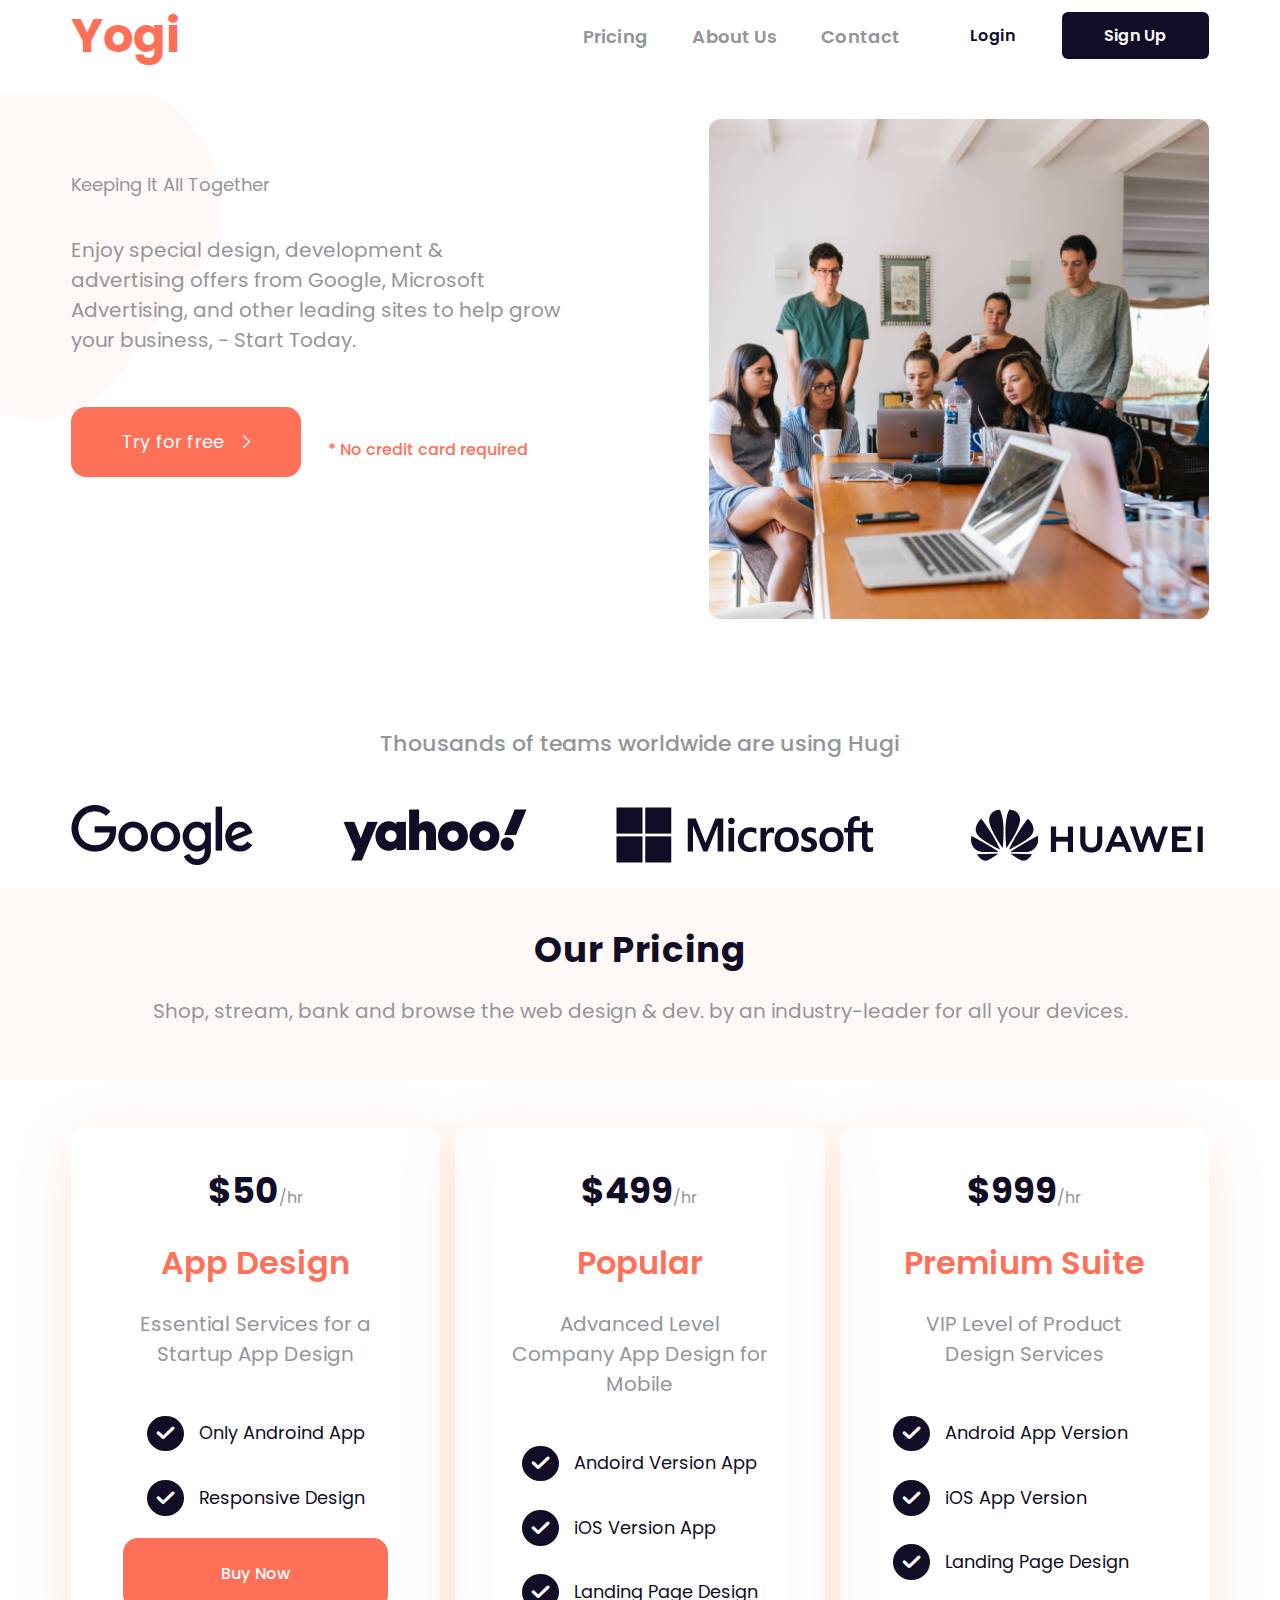
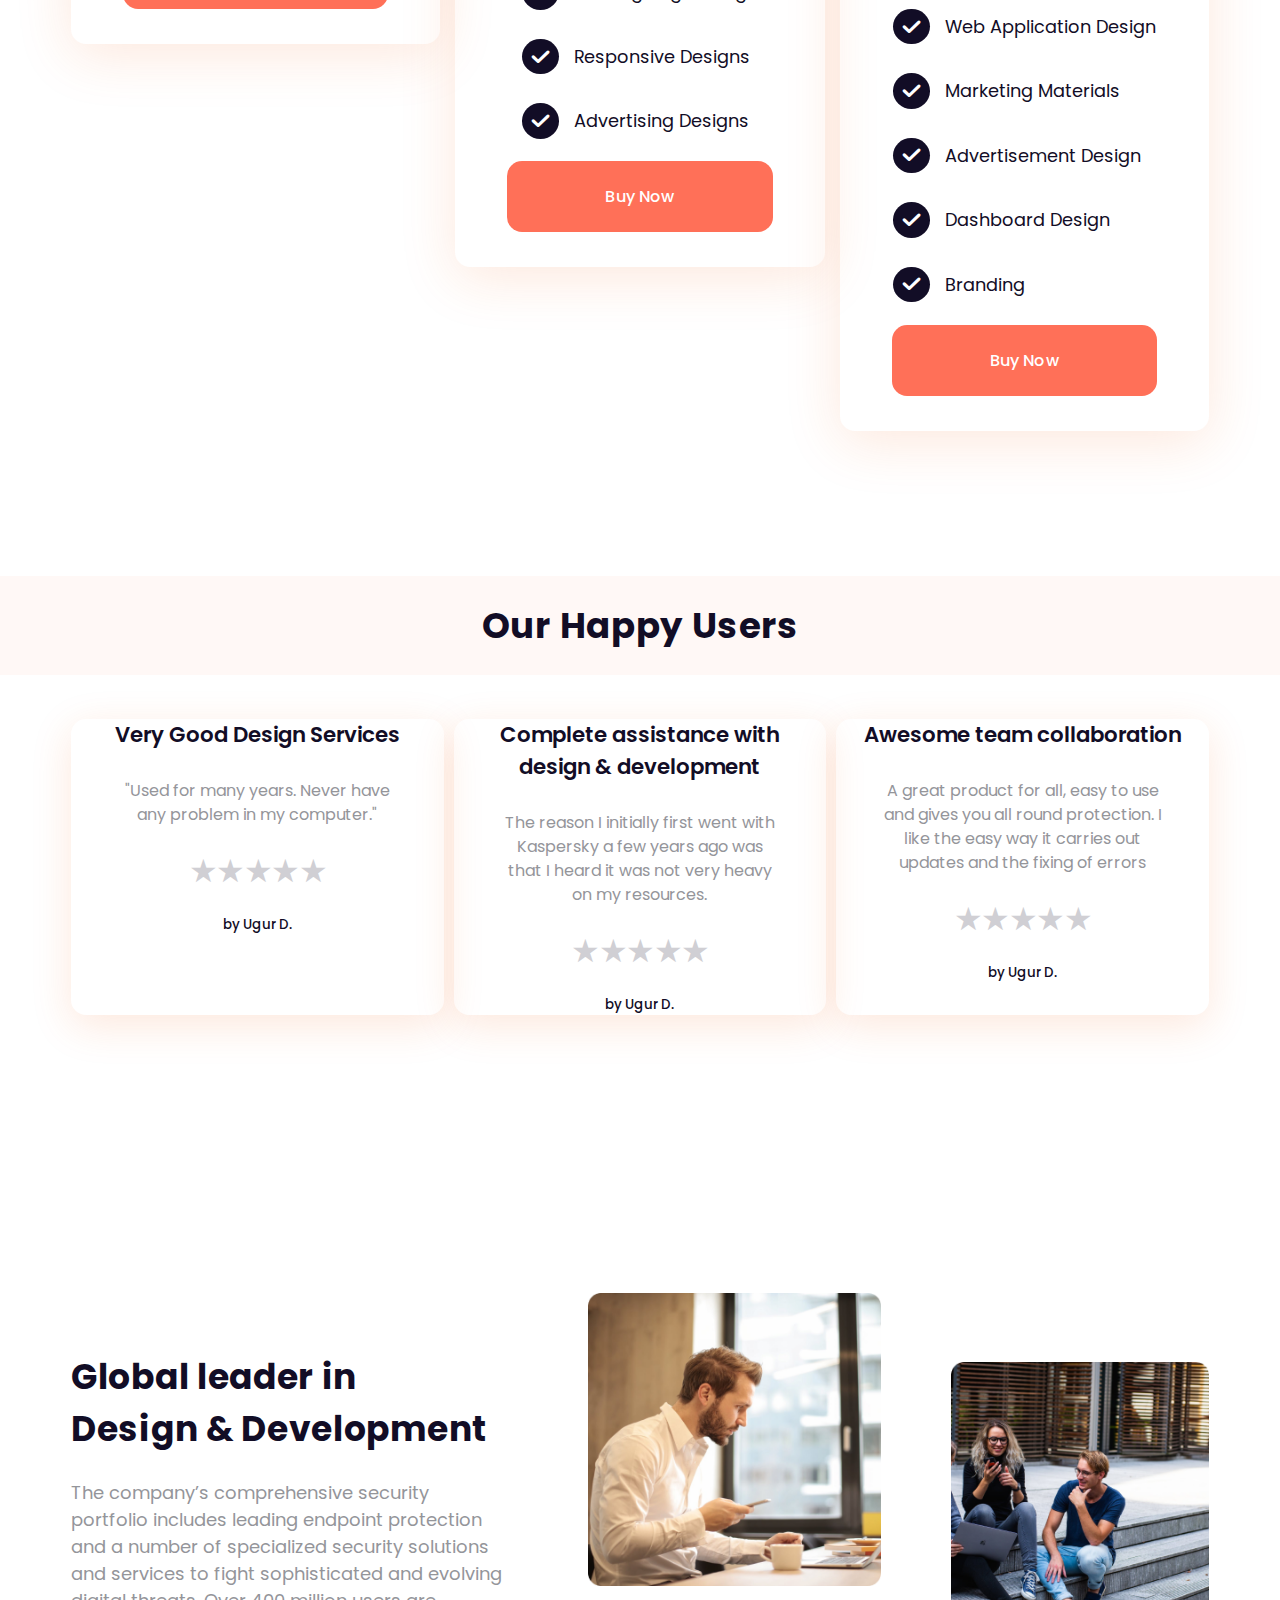
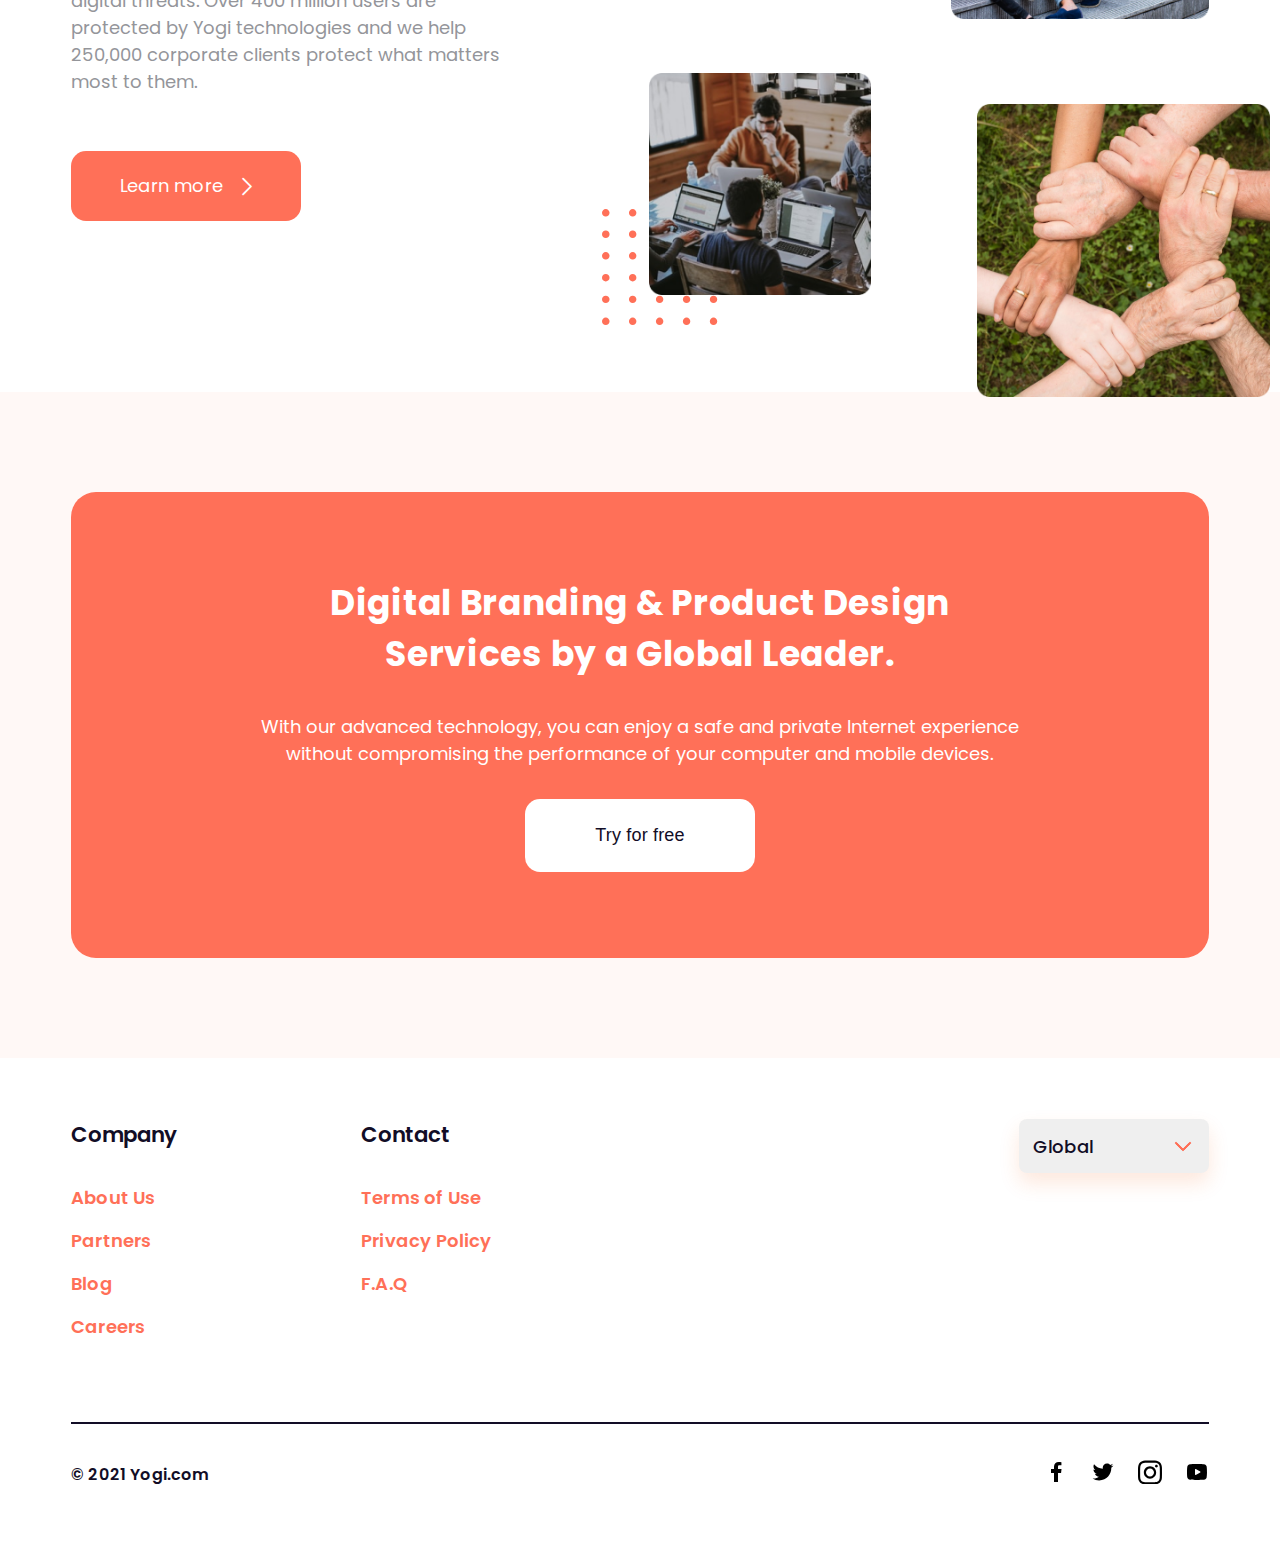
<file: index.html>
<!DOCTYPE html>
<html lang="en">

<head>
	<meta charset="UTF-8">
	<meta http-equiv="X-UA-Compatible" content="IE=edge">
	<meta name="viewport" content="width=device-width, initial-scale=1.0">
	<meta name="description" content="A Website for providing design development services for websites and apps.">
	<link rel="stylesheet" href="style.css">
	<link rel="stylesheet" href="iconfont/font.css">
	<title>Yogi</title>
</head>

<body>

	<div class="wrapper">
		<header class="header">
			<div class="header__container">
				<div class="header__body">
					<a href="#" class="header__logo">Yogi</a>
					<nav class="header__menu menu">
						<div class="menu__body">
							<ul class="menu__list">
								<li class="menu__item"><a href="#" class="menu__link">Pricing</a></li>
								<li class="menu__item"><a href="#" class="menu__link">About Us</a></li>
								<li class="menu__item"><a href="#" class="menu__link">Contact</a></li>
							</ul>
							<div class="menu__authorization">
								<a href="" class="menu__login">Login</a>
								<a href="" class="menu__registration">Sign Up</a>
							</div>
						</div>
					</nav>
					<nav class="header__burger burger">
						<button type="button" class="burger__button">
							<span></span>
							<span></span>
							<span></span>
						</button>
						<div class="burger__body">
							<ul class="menu__list">
								<li class="menu__item"><a href="#" class="menu__link">Pricing</a></li>
								<li class="menu__item"><a href="#" class="menu__link">About Us</a></li>
								<li class="menu__item"><a href="#" class="menu__link">Contact</a></li>
							</ul>
							<div class="menu__authorization">
								<a href="" class="menu__login">Login</a>
								<a href="" class="menu__registration">Sign Up</a>
							</div>
						</div>
					</nav>
				</div>
			</div>
		</header>

		<main class="page">
			<section class="page__preview preview">
				<div class="preview__container">
					<div class="preview__body">
						<div class="preview__content">
							<h1 class="preview__title">Keeping It All Together</h1>
							<div class="preview__text text">
								Enjoy special design, development & advertising offers from Google, Microsoft Advertising, and other leading sites to help grow your business, - Start Today.
							</div>
							<div class="preview__offer">
								<button class="preview__button button --icon-Button-arrow"><span>Try for free</span></button>
								<span class="preview__note">* No credit card required</span>
							</div>
						</div>
						<div class="preview__image"><img src="img/Home/Main/Picture.png" alt="Company stuff"></div>
					</div>
				</div>
			</section>
			<div class="page__company company">
				<div class="company__container">
					<div class="company__title">Thousands of teams worldwide are using Hugi</div>
					<div class="company__clients">
						<div class="company__client"><img src="img/Home/Company/google.png" alt="Google logo"></div>
						<div class="company__client"><img src="img/Home/Company/Yahoo!.png" alt="Yahoo logo"></div>
						<div class="company__client"><img src="img/Home/Company/microsoft.png" alt="Microsoft logo"></div>
						<div class="company__client"><img src="img/Home/Company/Huawei.png" alt="Huawei logo"></div>
					</div>
				</div>
			</div>
			<section class="page__prices prices">
				<div class="prices__header">
					<h2 class="prices__title title">Our Pricing</h2>
					<div class="prices__text text">Shop, stream, bank and browse the web design & dev. by an industry-leader for all your devices.</div>
				</div>
				<div class="prices__container">
					<div class="prices__body card">
						<div class="card__item">
							<div class="card__price">$50<span class="card__span">/hr</span></div>
							<div class="card__name">App Design</div>
							<div class="card__text text">Essential Services for a Startup App Design</div>
							<div class="card__line"></div>
							<div class="card__list">
								<div class="card__option --icon-Check"><span>Only Androind App</span></div>
								<div class="card__option --icon-Check"><span>Responsive Design</span></div>
							</div>
							<button class="card__button button"><span>Buy Now</span></button>
						</div>
						<div class="card__item">
							<div class="card__price">$499<span class="card__span">/hr</span></div>
							<div class="card__name">Popular</div>
							<div class="card__text text">Advanced Level Company App Design for Mobile</div>
							<div class="card__line"></div>
							<div class="card__list">
								<div class="card__option --icon-Check"><span>Andoird Version App</span></div>
								<div class="card__option --icon-Check"><span>iOS Version App</span></div>
								<div class="card__option --icon-Check"><span>Landing Page Design</span></div>
								<div class="card__option --icon-Check"><span>Responsive Designs</span></div>
								<div class="card__option --icon-Check"><span>Advertising Designs</span></div>
							</div>
							<button class="card__button button"><span>Buy Now</span></button>
						</div>
						<div class="card__item">
							<div class="card__price">$999<span class="card__span">/hr</span></div>
							<div class="card__name">Premium Suite</div>
							<div class="card__text text">VIP Level of Product Design Services</div>
							<div class="card__line"></div>
							<div class="card__list">
								<div class="card__option --icon-Check"><span>Android App Version</span></div>
								<div class="card__option --icon-Check"><span>iOS App Version</span></div>
								<div class="card__option --icon-Check"><span>Landing Page Design</span></div>
								<div class="card__option --icon-Check"><span>Web Application Design</span></div>
								<div class="card__option --icon-Check"><span>Marketing Materials</span></div>
								<div class="card__option --icon-Check"><span>Advertisement Design</span></div>
								<div class="card__option --icon-Check"><span>Dashboard Design</span></div>
								<div class="card__option --icon-Check"><span>Branding</span></div>
							</div>
							<button class="card__button button"><span>Buy Now</span></button>
						</div>
					</div>
				</div>
			</section>
			<section class="page__comments comments">
				<div class="comments__header">
					<h2 class="comments__title title">Our Happy Users</h2>
				</div>
				<div class="comments__reviews">
					<div class="comments__container">
						<div class="comments__cards">
							<div class="comments__item">
								<div class="comments__subtitle">Very Good Design Services</div>
								<div class="comments__text">
									"Used for many years. Never have any problem in my computer."
								</div>
								<div class="comments__rating rating">
									<input type="radio" id="star-5" class="rating__input" name="rating" value="5">
									<label for="star-5" class="rating__label"></label>
									<input type="radio" id="star-4" class="rating__input" name="rating" value="4">
									<label for="star-4" class="rating__label"></label>
									<input type="radio" id="star-3" class="rating__input" name="rating" value="3">
									<label for="star-3" class="rating__label"></label>
									<input type="radio" id="star-2" class="rating__input" name="rating" value="2">
									<label for="star-2" class="rating__label"></label>
									<input type="radio" id="star-1" class="rating__input" name="rating" value="1">
									<label for="star-1" class="rating__label"></label>
								</div>
								<div class="comments__author">by Ugur D.</div>
							</div>
							<div class="comments__item">
								<div class="comments__subtitle">Complete assistance with design & development</div>
								<div class="comments__text">
									The reason I initially first went with Kaspersky a few years ago was that I heard it was not very heavy on my resources.
								</div>
								<div class="comments__rating rating">
									<input type="radio" id="star-5" class="rating__input" name="rating" value="5">
									<label for="star-5" class="rating__label"></label>
									<input type="radio" id="star-4" class="rating__input" name="rating" value="4">
									<label for="star-4" class="rating__label"></label>
									<input type="radio" id="star-3" class="rating__input" name="rating" value="3">
									<label for="star-3" class="rating__label"></label>
									<input type="radio" id="star-2" class="rating__input" name="rating" value="2">
									<label for="star-2" class="rating__label"></label>
									<input type="radio" id="star-1" class="rating__input" name="rating" value="1">
									<label for="star-1" class="rating__label"></label>
								</div>
								<div class="comments__author">by Ugur D.</div>
							</div>
							<div class="comments__item">
								<div class="comments__subtitle">Awesome team collaboration</div>
								<div class="comments__text">
									A great product for all, easy to use and gives you all round protection. I like the easy way it carries out updates and the fixing of errors
								</div>
								<div class="comments__rating rating">
									<input type="radio" id="star-5" class="rating__input" name="rating" value="5">
									<label for="star-5" class="rating__label"></label>
									<input type="radio" id="star-4" class="rating__input" name="rating" value="4">
									<label for="star-4" class="rating__label"></label>
									<input type="radio" id="star-3" class="rating__input" name="rating" value="3">
									<label for="star-3" class="rating__label"></label>
									<input type="radio" id="star-2" class="rating__input" name="rating" value="2">
									<label for="star-2" class="rating__label"></label>
									<input type="radio" id="star-1" class="rating__input" name="rating" value="1">
									<label for="star-1" class="rating__label"></label>
								</div>
								<div class="comments__author">by Ugur D.</div>
							</div>
						</div>
					</div>
				</div>
			</section>
			<section class="page__info info">
				<div class="info__container">
					<div class="info__body">
						<div class="info__content">
							<h2 class="info__title title">Global leader in Design&nbsp;& Development</h2>
							<div class="info__text">
								The company’s comprehensive security portfolio includes leading endpoint protection and a number of specialized security solutions and services to fight sophisticated and evolving digital threats. Over 400 million users are protected by Yogi technologies and we help 250,000 corporate clients protect what matters most to them.
							</div>
							<button class="info__button button --icon-Button-arrow"><span>Learn more</span></button>
						</div>
						<div class="info__media">
							<div class="info__col-1">
								<img src="img/Home/Info/1.png" alt="The man at work" class="info__image info__image_1">
								<div class="--icon-Dots"><img src="img/Home/Info/3.png" alt="The men at work" class="info__image info__image_2"></div>
							</div>
							<div class="info__col-2">
								<img src="img/Home/Info/2.png" alt="People sitting on the steps" class="info__image info__image_3">
								<img src="img/Home/Info/4.png" alt="Handshakes" class="info__image info__image_4">
							</div>
						</div>
					</div>
				</div>
			</section>
			<div class="page__banner banner">
				<div class="banner__container">
					<div class="banner__body">
						<div class="banner__title">Digital Branding & Product Design Services by a Global Leader.</div>
						<div class="banner__text">
							With our advanced technology, you can enjoy a safe and private Internet experience without compromising the performance of your computer and mobile devices.
						</div>
						<button class="banner__button button">Try for free</button>
					</div>
				</div>
			</div>
			<img class="shape" src="img/Shape.png" alt="Some shape">
		</main>

		<footer class="footer">
			<div class="footer__container">
				<div class="footer__body">
					<div class="footer__top">
						<div class="footer__links">
							<div class="footer__inner">
								<h3 class="footer__caption">Company</h3>
								<ul class="footer__list">
									<li class="footer__item"><a href="#" class="footer__link">About Us</a></li>
									<li class="footer__item"><a href="#" class="footer__link">Partners</a></li>
									<li class="footer__item"><a href="#" class="footer__link">Blog</a></li>
									<li class="footer__item"><a href="#" class="footer__link">Careers</a></li>
								</ul>
							</div>
							<div class="footer__inner">
								<h3 class="footer__caption">Contact</h3>
								<ul class="footer__list">
									<li class="footer__item"><a href="#" class="footer__link">Terms of Use</a></li>
									<li class="footer__item"><a href="#" class="footer__link">Privacy Policy</a></li>
									<li class="footer__item"><a href="#" class="footer__link">F.A.Q</a></li>
								</ul>
							</div>
						</div>
						<div class="footer__select">
							<label class="select" for="sel">
								<select id="sel" class="select__sel">
									<option class="select__option" value="1" selected>Global</option>
									<option class="select__option" value="2">Пункт №2</option>
									<option class="select__option" value="3">Пункт №3</option>
									<option class="select__option" value="4">Пункт №4</option>
								</select>
								<svg class="select__arrow">
									<use xlink:href="#Arrow-down"></use>
								</svg>
							</label>
						</div>
					</div>
					<div class="footer__bottom">
						<div class="footer__copyright">© 2021 Yogi.com</div>
						<div class="footer__social social">
							<a href="#" class="social__link">
								<!--<a target="_blank" href="https://icons8.com/icon/87264/facebook-f">Facebook F</a> icon by <a target="_blank"
									href="https://icons8.com">Icons8</a>-->
								<svg class="facebook">
									<use xlink:href="#Facebook"></use>
								</svg>
							</a>
							<a href="#" class="social__link">
								<!--<a target="_blank" href="https://icons8.com/icon/60014/твиттер">Твиттер</a> icon by <a target="_blank"
									href="https://icons8.com">Icons8</a>-->
								<svg class="twitter">
									<use xlink:href="#Twitter"></use>
								</svg>
							</a>
							<a href="#" class="social__link">
								<svg class="instagram">
									<use xlink:href="#Instagram"></use>
								</svg>
							</a>
							<a href="#" class="social__link">
								<!--<a target="_blank" href="https://icons8.com/icon/85162/youtube-play">YouTube Play</a> icon by <a target="_blank"
									href="https://icons8.com">Icons8</a>-->
								<svg class="youtube">
									<use xlink:href="#Youtube"></use>
								</svg>
							</a>
						</div>
					</div>
				</div>
			</div>
		</footer>
	</div>

	<svg style="display: none;">
	
		<symbol viewBox="0 0 116 117" id="dots">
			<circle cx="3.74424" cy="3.74424" r="3.74424" fill="#FF7058" />
			<circle cx="3.74424" cy="25.4609" r="3.74424" fill="#FF7058" />
			<circle cx="3.74424" cy="47.1773" r="3.74424" fill="#FF7058" />
			<circle cx="3.74424" cy="68.8941" r="3.74424" fill="#FF7058" />
			<circle cx="3.74424" cy="90.6105" r="3.74424" fill="#FF7058" />
			<circle cx="3.74424" cy="112.327" r="3.74424" fill="#FF7058" />
			<circle cx="30.7027" cy="3.74424" r="3.74424" fill="#FF7058" />
			<circle cx="30.7027" cy="25.4609" r="3.74424" fill="#FF7058" />
			<circle cx="30.7027" cy="47.1773" r="3.74424" fill="#FF7058" />
			<circle cx="30.7027" cy="68.8941" r="3.74424" fill="#FF7058" />
			<circle cx="30.7027" cy="90.6105" r="3.74424" fill="#FF7058" />
			<circle cx="30.7027" cy="112.327" r="3.74424" fill="#FF7058" />
			<circle cx="57.6612" cy="3.74424" r="3.74424" fill="#FF7058" />
			<circle cx="57.6612" cy="25.4609" r="3.74424" fill="#FF7058" />
			<circle cx="57.6612" cy="47.1773" r="3.74424" fill="#FF7058" />
			<circle cx="57.6612" cy="68.8941" r="3.74424" fill="#FF7058" />
			<circle cx="57.6612" cy="90.6105" r="3.74424" fill="#FF7058" />
			<circle cx="57.6612" cy="112.327" r="3.74424" fill="#FF7058" />
			<circle cx="84.6197" cy="3.74424" r="3.74424" fill="#FF7058" />
			<circle cx="84.6197" cy="25.4609" r="3.74424" fill="#FF7058" />
			<circle cx="84.6197" cy="47.1773" r="3.74424" fill="#FF7058" />
			<circle cx="84.6197" cy="68.8941" r="3.74424" fill="#FF7058" />
			<circle cx="84.6197" cy="90.6105" r="3.74424" fill="#FF7058" />
			<circle cx="84.6197" cy="112.327" r="3.74424" fill="#FF7058" />
			<circle cx="111.578" cy="3.74424" r="3.74424" fill="#FF7058" />
			<circle cx="111.578" cy="25.4609" r="3.74424" fill="#FF7058" />
			<circle cx="111.578" cy="47.1773" r="3.74424" fill="#FF7058" />
			<circle cx="111.578" cy="68.8941" r="3.74424" fill="#FF7058" />
			<circle cx="111.578" cy="90.6105" r="3.74424" fill="#FF7058" />
			<circle cx="111.578" cy="112.327" r="3.74424" fill="#FF7058" />
		</symbol>
	
		<symbol viewBox="0 0 251 367" id="Shape">
			<path
				d="M74.8816 362.714C26.368 377.089 -21.9465 351.911 -63.4171 329.783C-97.0008 311.863 -111.998 278.322 -135.592 250.409C-159.577 222.032 -192.086 200.206 -202.585 165.131C-215.67 121.419 -236.022 66.6278 -201.606 29.8838C-166.651 -7.43632 -102.134 10.4094 -50.2463 2.48633C-11.5166 -3.42754 24.8895 -12.4845 63.4211 -10.5848C111.471 -8.21574 165.102 -13.1643 199.807 14.8148C236.767 44.6122 254.353 92.9894 249.761 139.645C245.309 184.876 205.785 220.636 175.783 258.906C145.646 297.348 123.686 348.253 74.8816 362.714Z" />
		</symbol>
	
		<symbol viewBox="0 0 510 713" id="Shape2">
			<path
				d="M633.302 270.074C650.852 343.764 601.881 416.505 558.977 478.934C524.232 529.49 465.747 551.649 415.553 586.916C364.527 622.767 323.357 671.632 262.907 686.956C187.57 706.054 92.5977 735.972 35.4824 683.263C-22.5285 629.727 16.323 532.334 10.0901 453.641C5.43768 394.904 -4.82093 339.634 3.64632 281.324C14.2052 208.61 13.2155 127.326 65.0386 75.2379C120.23 19.7643 204.032 -6.07186 281.902 1.64338C357.396 9.12311 412.159 69.5505 472.445 115.603C533.002 161.861 615.647 195.944 633.302 270.074Z" />
		</symbol>

		<symbol viewBox="0 0 24 24" id="Facebook">
			<path
				d="M17.525,9H14V7c0-1.032,0.084-1.682,1.563-1.682h1.868v-3.18C16.522,2.044,15.608,1.998,14.693,2 C11.98,2,10,3.657,10,6.699V9H7v4l3-0.001V22h4v-9.003l3.066-0.001L17.525,9z" />
		</symbol>

		<symbol viewBox="0 0 24 24" id="Instagram">
			<path
				d="M12 0.5C8.74097 0.5 8.33231 0.513828 7.05239 0.572234C5.77514 0.6305 4.9028 0.833328 4.13948 1.13C3.35039 1.43666 2.68116 1.847 2.01408 2.51412C1.34695 3.1812 0.936609 3.85044 0.629953 4.63953C0.333281 5.4028 0.130453 6.27514 0.0721875 7.55239C0.0137812 8.83231 0 9.24097 0 12.5C0 15.7589 0.0137812 16.1676 0.0721875 17.4475C0.130453 18.7248 0.333281 19.5971 0.629953 20.3604C0.936609 21.1495 1.34695 21.8187 2.01408 22.4859C2.68116 23.153 3.35039 23.5633 4.13948 23.87C4.9028 24.1666 5.77514 24.3695 7.05239 24.4277C8.33231 24.4861 8.74097 24.4999 12 24.4999C15.2589 24.4999 15.6676 24.4861 16.9475 24.4277C18.2248 24.3695 19.0971 24.1666 19.8604 23.87C20.6495 23.5633 21.3187 23.153 21.9859 22.4859C22.653 21.8187 23.0633 21.1495 23.37 20.3604C23.6666 19.5971 23.8695 18.7248 23.9277 17.4475C23.9861 16.1676 23.9999 15.7589 23.9999 12.5C23.9999 9.24097 23.9861 8.83231 23.9277 7.55239C23.8695 6.27514 23.6666 5.4028 23.37 4.63953C23.0633 3.85044 22.653 3.1812 21.9859 2.51412C21.3187 1.847 20.6495 1.43666 19.8604 1.13C19.0971 0.833328 18.2248 0.6305 16.9475 0.572234C15.6676 0.513828 15.2589 0.5 12 0.5V0.5ZM12 2.6622C15.2041 2.6622 15.5836 2.67439 16.849 2.73214C18.0189 2.78553 18.6543 2.981 19.0772 3.1453C19.6373 3.36298 20.037 3.62305 20.457 4.04295C20.8769 4.46286 21.1369 4.86266 21.3546 5.42272C21.519 5.84558 21.7144 6.48097 21.7678 7.65092C21.8255 8.91631 21.8377 9.29586 21.8377 12.5C21.8377 15.7041 21.8255 16.0836 21.7678 17.349C21.7144 18.5189 21.519 19.1543 21.3546 19.5772C21.1369 20.1373 20.8769 20.537 20.457 20.957C20.037 21.3769 19.6373 21.6369 19.0772 21.8546C18.6543 22.019 18.0189 22.2144 16.849 22.2678C15.5838 22.3255 15.2043 22.3377 12 22.3377C8.79558 22.3377 8.41617 22.3255 7.15092 22.2678C5.98097 22.2144 5.34558 22.019 4.92272 21.8546C4.36261 21.6369 3.96286 21.3769 3.54291 20.957C3.123 20.537 2.86294 20.1373 2.6453 19.5772C2.48095 19.1543 2.28548 18.5189 2.23209 17.349C2.17434 16.0836 2.16216 15.7041 2.16216 12.5C2.16216 9.29586 2.17434 8.91631 2.23209 7.65092C2.28548 6.48097 2.48095 5.84558 2.6453 5.42272C2.86294 4.86266 3.123 4.46286 3.54291 4.04295C3.96286 3.62305 4.36261 3.36298 4.92272 3.1453C5.34558 2.981 5.98097 2.78553 7.15092 2.73214C8.41631 2.67439 8.79586 2.6622 12 2.6622Z" />
				<path
					d="M12.0011 16.4981C9.79188 16.4981 8.00102 14.7072 8.00102 12.4981C8.00102 10.289 9.79188 8.49809 12.0011 8.49809C14.2101 8.49809 16.001 10.289 16.001 12.4981C16.001 14.7072 14.2101 16.4981 12.0011 16.4981ZM12.0011 6.33594C8.59774 6.33594 5.83887 9.09481 5.83887 12.4981C5.83887 15.9013 8.59774 18.6602 12.0011 18.6602C15.4043 18.6602 18.1631 15.9013 18.1631 12.4981C18.1631 9.09481 15.4043 6.33594 12.0011 6.33594Z" />
				<path
					d="M19.8458 6.09987C19.8458 6.89519 19.2011 7.53987 18.4058 7.53987C17.6105 7.53987 16.9658 6.89519 16.9658 6.09987C16.9658 5.30458 17.6105 4.65991 18.4058 4.65991C19.2011 4.65991 19.8458 5.30458 19.8458 6.09987Z" />
		</symbol>

		<symbol viewBox="0 0 30 30" id="Twitter">
			<path
				d="M28,6.937c-0.957,0.425-1.985,0.711-3.064,0.84c1.102-0.66,1.947-1.705,2.345-2.951c-1.03,0.611-2.172,1.055-3.388,1.295 c-0.973-1.037-2.359-1.685-3.893-1.685c-2.946,0-5.334,2.389-5.334,5.334c0,0.418,0.048,0.826,0.138,1.215 c-4.433-0.222-8.363-2.346-10.995-5.574C3.351,6.199,3.088,7.115,3.088,8.094c0,1.85,0.941,3.483,2.372,4.439 c-0.874-0.028-1.697-0.268-2.416-0.667c0,0.023,0,0.044,0,0.067c0,2.585,1.838,4.741,4.279,5.23 c-0.447,0.122-0.919,0.187-1.406,0.187c-0.343,0-0.678-0.034-1.003-0.095c0.679,2.119,2.649,3.662,4.983,3.705 c-1.825,1.431-4.125,2.284-6.625,2.284c-0.43,0-0.855-0.025-1.273-0.075c2.361,1.513,5.164,2.396,8.177,2.396 c9.812,0,15.176-8.128,15.176-15.177c0-0.231-0.005-0.461-0.015-0.69C26.38,8.945,27.285,8.006,28,6.937z" />
		</symbol>

		<symbol viewBox="0 0 24 24" id="Youtube">
			<path
				d="M21.582,6.186c-0.23-0.86-0.908-1.538-1.768-1.768C18.254,4,12,4,12,4S5.746,4,4.186,4.418 c-0.86,0.23-1.538,0.908-1.768,1.768C2,7.746,2,12,2,12s0,4.254,0.418,5.814c0.23,0.86,0.908,1.538,1.768,1.768 C5.746,20,12,20,12,20s6.254,0,7.814-0.418c0.861-0.23,1.538-0.908,1.768-1.768C22,16.254,22,12,22,12S22,7.746,21.582,6.186z M10,14.598V9.402c0-0.385,0.417-0.625,0.75-0.433l4.5,2.598c0.333,0.192,0.333,0.674,0,0.866l-4.5,2.598 C10.417,15.224,10,14.983,10,14.598z" />
		</symbol>

		<symbol viewBox="0 0 24 24" id="Arrow-down">
			<path
				d="M4.46967 8.46967C4.73594 8.2034 5.1526 8.1792 5.44621 8.39705L5.53033 8.46967L12 14.939L18.4697 8.46967C18.7359 8.2034 19.1526 8.1792 19.4462 8.39705L19.5303 8.46967C19.7966 8.73594 19.8208 9.1526 19.6029 9.44621L19.5303 9.53033L12.5303 16.5303C12.2641 16.7966 11.8474 16.8208 11.5538 16.6029L11.4697 16.5303L4.46967 9.53033C4.17678 9.23744 4.17678 8.76256 4.46967 8.46967Z" />
		</symbol>
	
	</svg>

	<script src="script.js"></script>
</body>

</html>
</file>
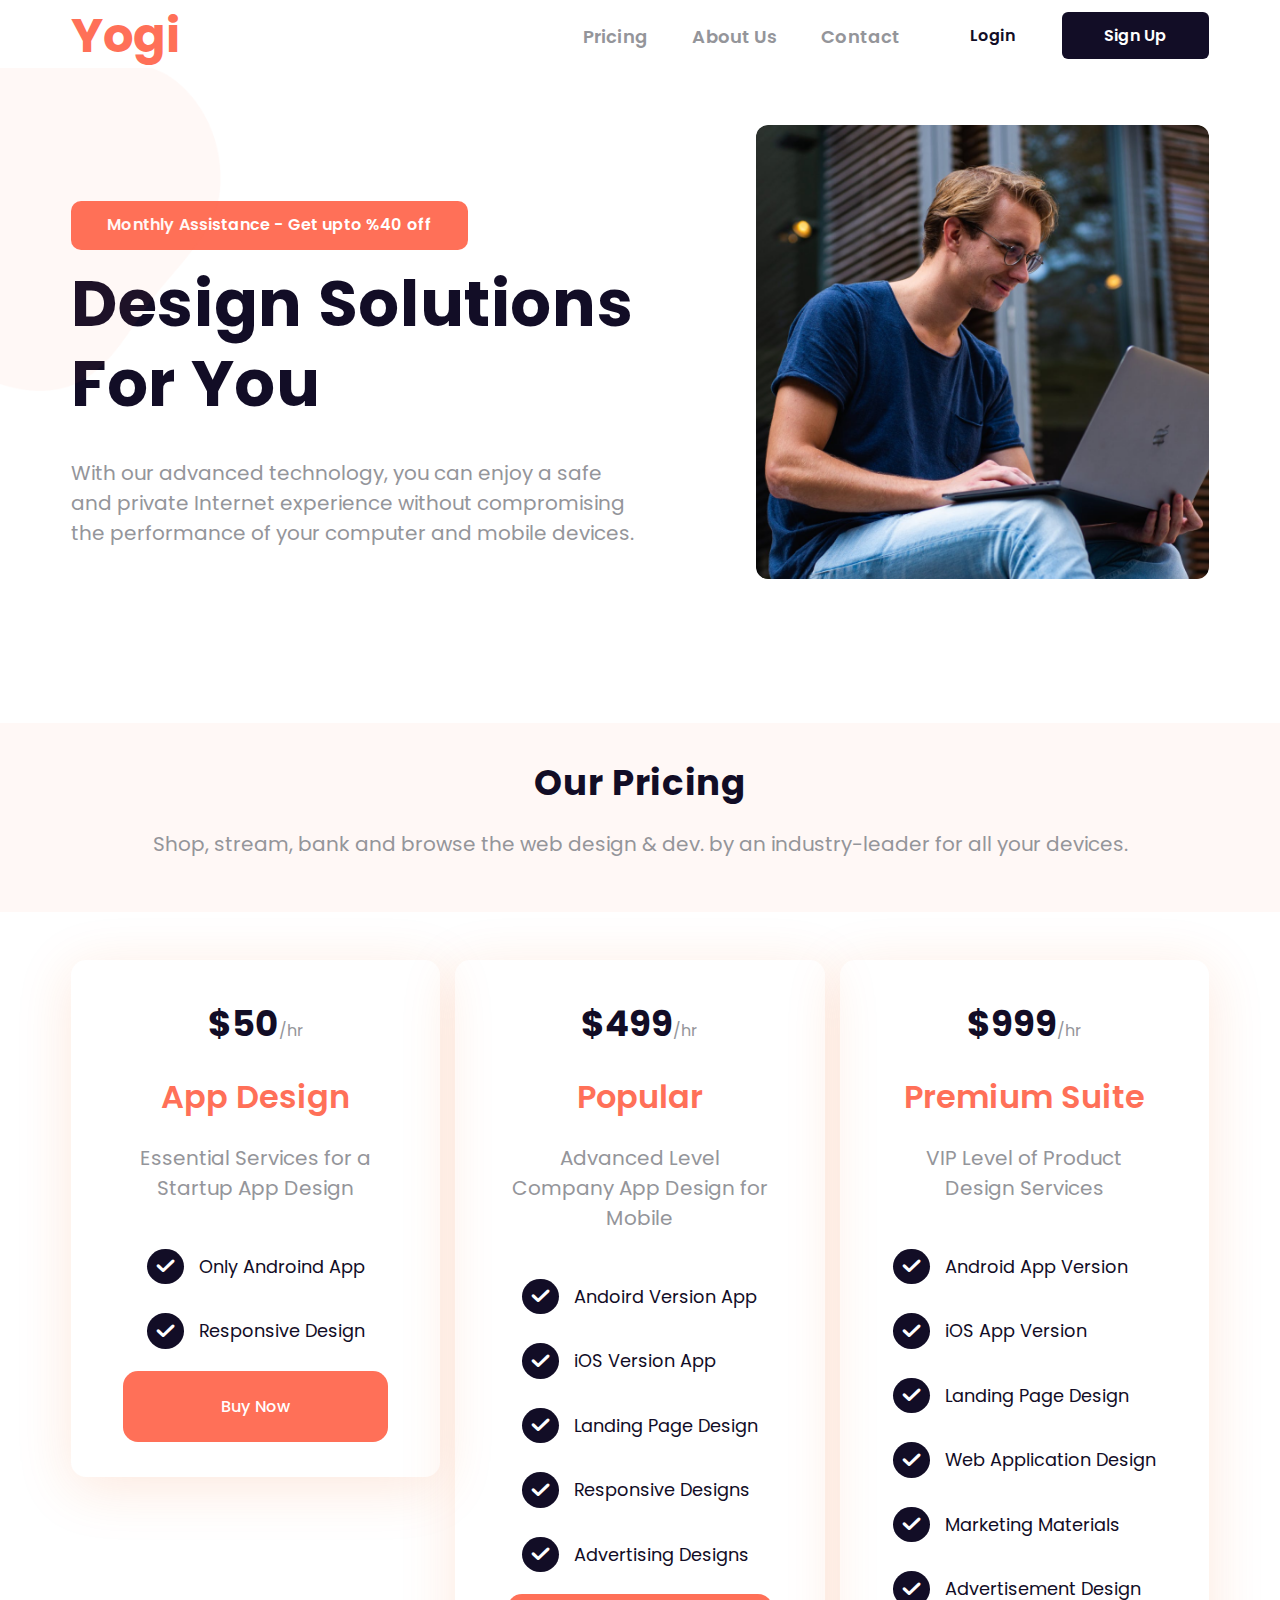
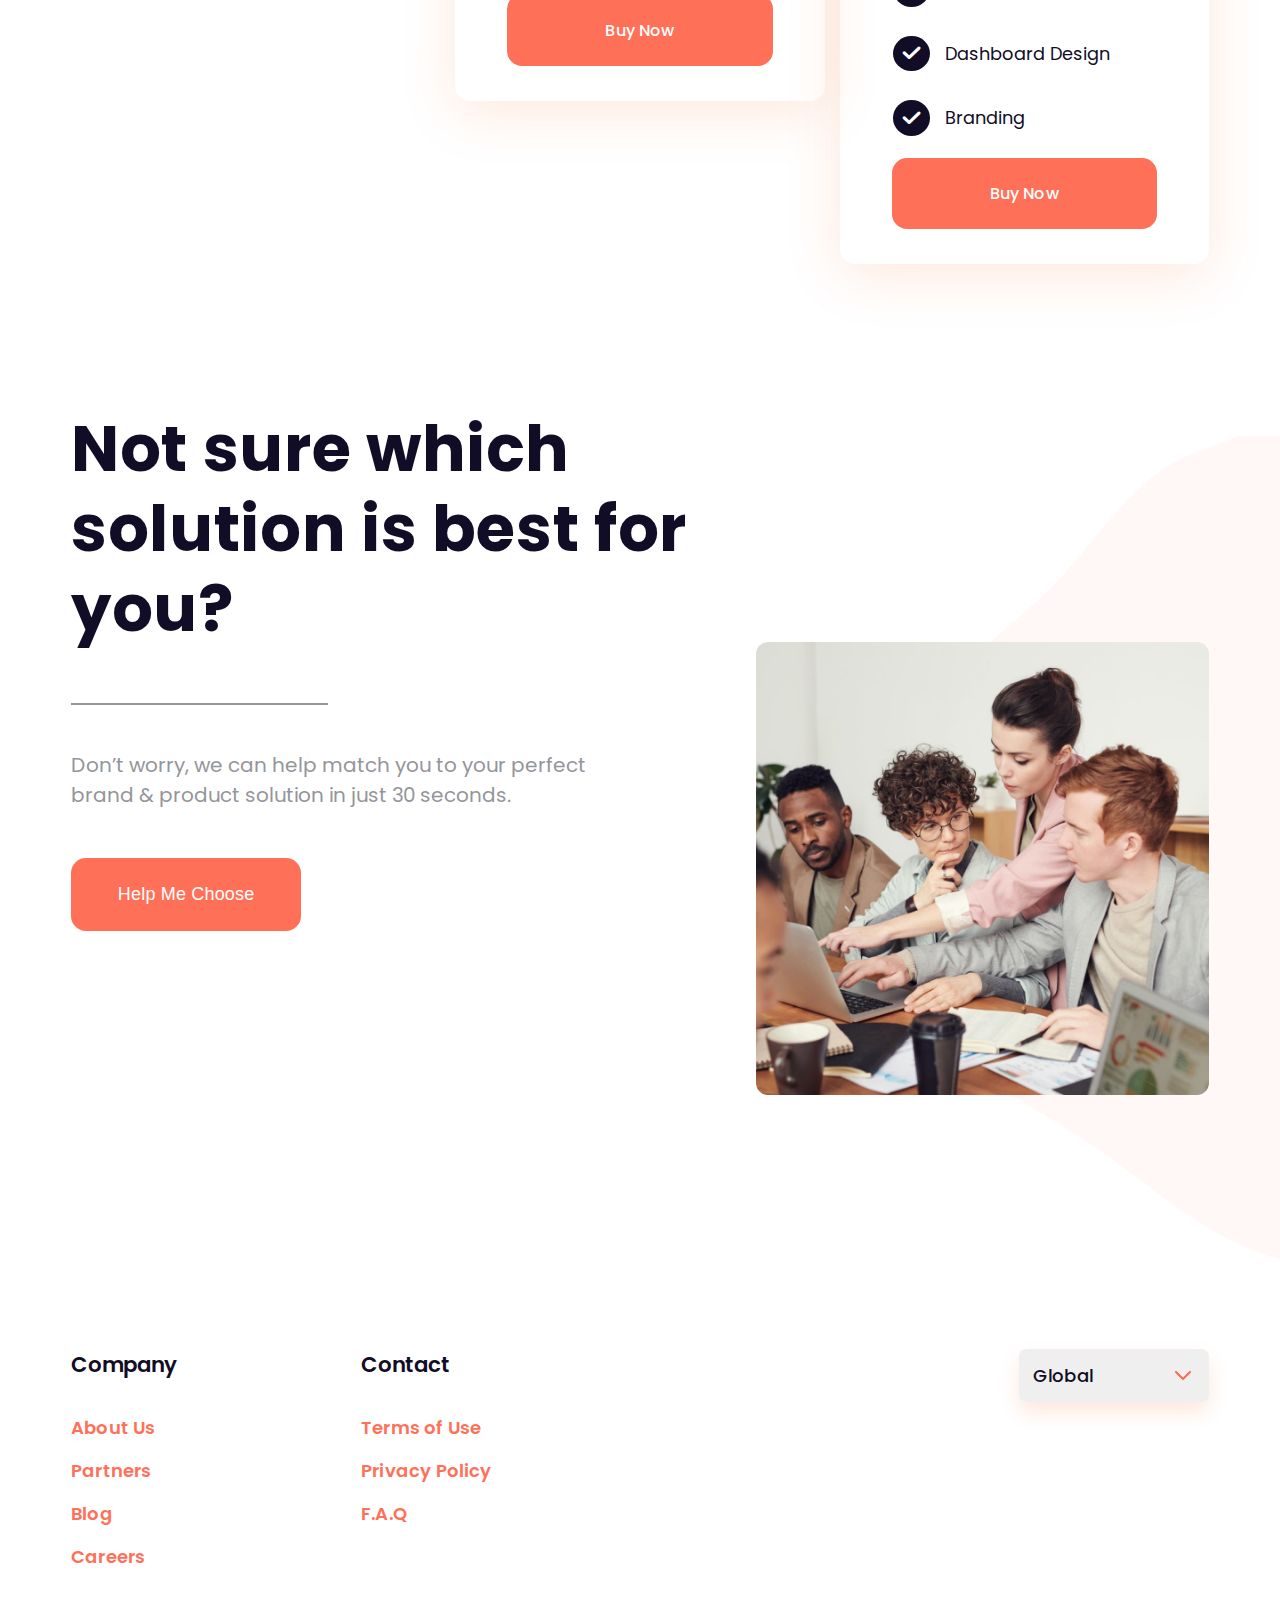
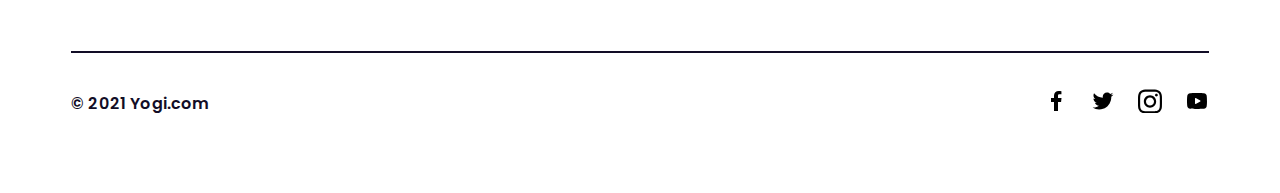
<file: pricing.html>
<!DOCTYPE html>
<html lang="en">

<head>
	<meta charset="UTF-8">
	<meta http-equiv="X-UA-Compatible" content="IE=edge">
	<meta name="viewport" content="width=device-width, initial-scale=1.0">
	<meta name="description" content="A Website for providing design development services for websites and apps.">
	<link rel="stylesheet" href="style.css">
	<link rel="stylesheet" href="iconfont/font.css">
	<title>Yogi</title>
</head>

<body class="body">

	<div class="wrapper">
		<header class="header">
			<div class="header__container">
				<div class="header__body">
					<a href="#" class="header__logo">Yogi</a>
					<nav class="header__menu menu">
						<div class="menu__body">
							<ul class="menu__list">
								<li class="menu__item"><a href="#" class="menu__link">Pricing</a></li>
								<li class="menu__item"><a href="#" class="menu__link">About Us</a></li>
								<li class="menu__item"><a href="#" class="menu__link">Contact</a></li>
							</ul>
							<div class="menu__authorization">
								<a href="" class="menu__login">Login</a>
								<a href="" class="menu__registration">Sign Up</a>
							</div>
						</div>
					</nav>
					<nav class="header__burger burger">
						<button type="button" class="burger__button">
							<span></span>
							<span></span>
							<span></span>
						</button>
						<div class="burger__body">
							<ul class="menu__list">
								<li class="menu__item"><a href="#" class="menu__link">Pricing</a></li>
								<li class="menu__item"><a href="#" class="menu__link">About Us</a></li>
								<li class="menu__item"><a href="#" class="menu__link">Contact</a></li>
							</ul>
							<div class="menu__authorization">
								<a href="" class="menu__login">Login</a>
								<a href="" class="menu__registration">Sign Up</a>
							</div>
						</div>
					</nav>
				</div>
			</div>
		</header>

		<main class="pricing">
			<section class="pricing__offer offer">
				<div class="offer__container">
					<div class="offer__inner">
						<div class="offer__content">
							<div class="offer__discount">Monthly Assistance - Get upto %40 off</div>
							<h1 class="offer__title main-title">Design Solutions For You</h1>
							<div class="offer__text text">
								With our advanced technology, you can enjoy a safe and private Internet experience without compromising the performance of your computer and mobile devices.
							</div>
						</div>
						<div class="offer__image">
							<img src="img/Pricing/Pricing Main.png" alt="A man with a laptop">
						</div>
					</div>
				</div>
			</section>
			<section class="pricing__prices prices">
				<div class="prices__header">
					<h2 class="prices__title title">Our Pricing</h2>
					<div class="prices__text text">Shop, stream, bank and browse the web design & dev. by an industry-leader for all
						your devices.</div>
				</div>
				<div class="prices__container">
					<div class="prices__body card">
						<div class="card__item">
							<div class="card__price">$50<span class="card__span">/hr</span></div>
							<div class="card__name">App Design</div>
							<div class="card__text text">Essential Services for a Startup App Design</div>
							<div class="card__line"></div>
							<div class="card__list">
								<div class="card__option --icon-Check"><span>Only Androind App</span></div>
								<div class="card__option --icon-Check"><span>Responsive Design</span></div>
							</div>
							<button class="card__button button"><span>Buy Now</span></button>
						</div>
						<div class="card__item">
							<div class="card__price">$499<span class="card__span">/hr</span></div>
							<div class="card__name">Popular</div>
							<div class="card__text text">Advanced Level Company App Design for Mobile</div>
							<div class="card__line"></div>
							<div class="card__list">
								<div class="card__option --icon-Check"><span>Andoird Version App</span></div>
								<div class="card__option --icon-Check"><span>iOS Version App</span></div>
								<div class="card__option --icon-Check"><span>Landing Page Design</span></div>
								<div class="card__option --icon-Check"><span>Responsive Designs</span></div>
								<div class="card__option --icon-Check"><span>Advertising Designs</span></div>
							</div>
							<button class="card__button button"><span>Buy Now</span></button>
						</div>
						<div class="card__item">
							<div class="card__price">$999<span class="card__span">/hr</span></div>
							<div class="card__name">Premium Suite</div>
							<div class="card__text text">VIP Level of Product Design Services</div>
							<div class="card__line"></div>
							<div class="card__list">
								<div class="card__option --icon-Check"><span>Android App Version</span></div>
								<div class="card__option --icon-Check"><span>iOS App Version</span></div>
								<div class="card__option --icon-Check"><span>Landing Page Design</span></div>
								<div class="card__option --icon-Check"><span>Web Application Design</span></div>
								<div class="card__option --icon-Check"><span>Marketing Materials</span></div>
								<div class="card__option --icon-Check"><span>Advertisement Design</span></div>
								<div class="card__option --icon-Check"><span>Dashboard Design</span></div>
								<div class="card__option --icon-Check"><span>Branding</span></div>
							</div>
							<button class="card__button button"><span>Buy Now</span></button>
						</div>
					</div>
				</div>
			</section>
			<section class="pricing__help help">
				<div class="help__container">
					<div class="help__inner">
						<h2 class="help__title main-title">Not sure which solution is best for you?</h2>
						<img src="img/Pricing/Pricing Help.png" alt="4 people are studying something" class="help__pic">
						<span class="help__line"></span>
						<div class="help__text text">
							Don’t worry, we can help match you to your perfect brand & product solution in just 30 seconds.
						</div>
						<button class="help__button button">Help Me Choose</button>
					</div>
				</div>
			</section>
		</main>

		<footer class="footer">
			<div class="footer__container">
				<div class="footer__body">
					<div class="footer__top">
						<div class="footer__links">
							<div class="footer__inner">
								<h3 class="footer__caption">Company</h3>
								<ul class="footer__list">
									<li class="footer__item"><a href="#" class="footer__link">About Us</a></li>
									<li class="footer__item"><a href="#" class="footer__link">Partners</a></li>
									<li class="footer__item"><a href="#" class="footer__link">Blog</a></li>
									<li class="footer__item"><a href="#" class="footer__link">Careers</a></li>
								</ul>
							</div>
							<div class="footer__inner">
								<h3 class="footer__caption">Contact</h3>
								<ul class="footer__list">
									<li class="footer__item"><a href="#" class="footer__link">Terms of Use</a></li>
									<li class="footer__item"><a href="#" class="footer__link">Privacy Policy</a></li>
									<li class="footer__item"><a href="#" class="footer__link">F.A.Q</a></li>
								</ul>
							</div>
						</div>
						<div class="footer__select">
							<label class="select" for="sel">
								<select id="sel" class="select__sel">
									<option class="select__option" value="1" selected>Global</option>
									<option class="select__option" value="2">Пункт №2</option>
									<option class="select__option" value="3">Пункт №3</option>
									<option class="select__option" value="4">Пункт №4</option>
								</select>
								<svg class="select__arrow">
									<use xlink:href="#Arrow-down"></use>
								</svg>
							</label>
						</div>
					</div>
					<div class="footer__bottom">
						<div class="footer__copyright">© 2021 Yogi.com</div>
						<div class="footer__social social">
							<a href="#" class="social__link">
								<!--<a target="_blank" href="https://icons8.com/icon/87264/facebook-f">Facebook F</a> icon by <a target="_blank"
									href="https://icons8.com">Icons8</a>-->
								<svg class="facebook">
									<use xlink:href="#Facebook"></use>
								</svg>
							</a>
							<a href="#" class="social__link">
								<!--<a target="_blank" href="https://icons8.com/icon/60014/твиттер">Твиттер</a> icon by <a target="_blank"
									href="https://icons8.com">Icons8</a>-->
								<svg class="twitter">
									<use xlink:href="#Twitter"></use>
								</svg>
							</a>
							<a href="#" class="social__link">
								<svg class="instagram">
									<use xlink:href="#Instagram"></use>
								</svg>
							</a>
							<a href="#" class="social__link">
								<!--<a target="_blank" href="https://icons8.com/icon/85162/youtube-play">YouTube Play</a> icon by <a target="_blank"
									href="https://icons8.com">Icons8</a>-->
								<svg class="youtube">
									<use xlink:href="#Youtube"></use>
								</svg>
							</a>
						</div>
					</div>
				</div>
			</div>
		</footer>
		<img class="shape" src="img/Shape.png" alt="Some shape">
		<img class="shape-3" src="img/Pricing/shape3.png" alt="Some shape">
	</div>

	<svg style="display: none;">

		<symbol viewBox="0 0 116 117" id="dots">
			<circle cx="3.74424" cy="3.74424" r="3.74424" fill="#FF7058" />
			<circle cx="3.74424" cy="25.4609" r="3.74424" fill="#FF7058" />
			<circle cx="3.74424" cy="47.1773" r="3.74424" fill="#FF7058" />
			<circle cx="3.74424" cy="68.8941" r="3.74424" fill="#FF7058" />
			<circle cx="3.74424" cy="90.6105" r="3.74424" fill="#FF7058" />
			<circle cx="3.74424" cy="112.327" r="3.74424" fill="#FF7058" />
			<circle cx="30.7027" cy="3.74424" r="3.74424" fill="#FF7058" />
			<circle cx="30.7027" cy="25.4609" r="3.74424" fill="#FF7058" />
			<circle cx="30.7027" cy="47.1773" r="3.74424" fill="#FF7058" />
			<circle cx="30.7027" cy="68.8941" r="3.74424" fill="#FF7058" />
			<circle cx="30.7027" cy="90.6105" r="3.74424" fill="#FF7058" />
			<circle cx="30.7027" cy="112.327" r="3.74424" fill="#FF7058" />
			<circle cx="57.6612" cy="3.74424" r="3.74424" fill="#FF7058" />
			<circle cx="57.6612" cy="25.4609" r="3.74424" fill="#FF7058" />
			<circle cx="57.6612" cy="47.1773" r="3.74424" fill="#FF7058" />
			<circle cx="57.6612" cy="68.8941" r="3.74424" fill="#FF7058" />
			<circle cx="57.6612" cy="90.6105" r="3.74424" fill="#FF7058" />
			<circle cx="57.6612" cy="112.327" r="3.74424" fill="#FF7058" />
			<circle cx="84.6197" cy="3.74424" r="3.74424" fill="#FF7058" />
			<circle cx="84.6197" cy="25.4609" r="3.74424" fill="#FF7058" />
			<circle cx="84.6197" cy="47.1773" r="3.74424" fill="#FF7058" />
			<circle cx="84.6197" cy="68.8941" r="3.74424" fill="#FF7058" />
			<circle cx="84.6197" cy="90.6105" r="3.74424" fill="#FF7058" />
			<circle cx="84.6197" cy="112.327" r="3.74424" fill="#FF7058" />
			<circle cx="111.578" cy="3.74424" r="3.74424" fill="#FF7058" />
			<circle cx="111.578" cy="25.4609" r="3.74424" fill="#FF7058" />
			<circle cx="111.578" cy="47.1773" r="3.74424" fill="#FF7058" />
			<circle cx="111.578" cy="68.8941" r="3.74424" fill="#FF7058" />
			<circle cx="111.578" cy="90.6105" r="3.74424" fill="#FF7058" />
			<circle cx="111.578" cy="112.327" r="3.74424" fill="#FF7058" />
		</symbol>

		<symbol viewBox="0 0 251 367" id="Shape">
			<path
				d="M74.8816 362.714C26.368 377.089 -21.9465 351.911 -63.4171 329.783C-97.0008 311.863 -111.998 278.322 -135.592 250.409C-159.577 222.032 -192.086 200.206 -202.585 165.131C-215.67 121.419 -236.022 66.6278 -201.606 29.8838C-166.651 -7.43632 -102.134 10.4094 -50.2463 2.48633C-11.5166 -3.42754 24.8895 -12.4845 63.4211 -10.5848C111.471 -8.21574 165.102 -13.1643 199.807 14.8148C236.767 44.6122 254.353 92.9894 249.761 139.645C245.309 184.876 205.785 220.636 175.783 258.906C145.646 297.348 123.686 348.253 74.8816 362.714Z" />
		</symbol>

		<symbol viewBox="0 0 510 713" id="Shape2">
			<path
				d="M633.302 270.074C650.852 343.764 601.881 416.505 558.977 478.934C524.232 529.49 465.747 551.649 415.553 586.916C364.527 622.767 323.357 671.632 262.907 686.956C187.57 706.054 92.5977 735.972 35.4824 683.263C-22.5285 629.727 16.323 532.334 10.0901 453.641C5.43768 394.904 -4.82093 339.634 3.64632 281.324C14.2052 208.61 13.2155 127.326 65.0386 75.2379C120.23 19.7643 204.032 -6.07186 281.902 1.64338C357.396 9.12311 412.159 69.5505 472.445 115.603C533.002 161.861 615.647 195.944 633.302 270.074Z" />
		</symbol>

		<symbol viewBox="0 0 24 24" id="Facebook">
			<path
				d="M17.525,9H14V7c0-1.032,0.084-1.682,1.563-1.682h1.868v-3.18C16.522,2.044,15.608,1.998,14.693,2 C11.98,2,10,3.657,10,6.699V9H7v4l3-0.001V22h4v-9.003l3.066-0.001L17.525,9z" />
		</symbol>

		<symbol viewBox="0 0 24 24" id="Instagram">
			<path
				d="M12 0.5C8.74097 0.5 8.33231 0.513828 7.05239 0.572234C5.77514 0.6305 4.9028 0.833328 4.13948 1.13C3.35039 1.43666 2.68116 1.847 2.01408 2.51412C1.34695 3.1812 0.936609 3.85044 0.629953 4.63953C0.333281 5.4028 0.130453 6.27514 0.0721875 7.55239C0.0137812 8.83231 0 9.24097 0 12.5C0 15.7589 0.0137812 16.1676 0.0721875 17.4475C0.130453 18.7248 0.333281 19.5971 0.629953 20.3604C0.936609 21.1495 1.34695 21.8187 2.01408 22.4859C2.68116 23.153 3.35039 23.5633 4.13948 23.87C4.9028 24.1666 5.77514 24.3695 7.05239 24.4277C8.33231 24.4861 8.74097 24.4999 12 24.4999C15.2589 24.4999 15.6676 24.4861 16.9475 24.4277C18.2248 24.3695 19.0971 24.1666 19.8604 23.87C20.6495 23.5633 21.3187 23.153 21.9859 22.4859C22.653 21.8187 23.0633 21.1495 23.37 20.3604C23.6666 19.5971 23.8695 18.7248 23.9277 17.4475C23.9861 16.1676 23.9999 15.7589 23.9999 12.5C23.9999 9.24097 23.9861 8.83231 23.9277 7.55239C23.8695 6.27514 23.6666 5.4028 23.37 4.63953C23.0633 3.85044 22.653 3.1812 21.9859 2.51412C21.3187 1.847 20.6495 1.43666 19.8604 1.13C19.0971 0.833328 18.2248 0.6305 16.9475 0.572234C15.6676 0.513828 15.2589 0.5 12 0.5V0.5ZM12 2.6622C15.2041 2.6622 15.5836 2.67439 16.849 2.73214C18.0189 2.78553 18.6543 2.981 19.0772 3.1453C19.6373 3.36298 20.037 3.62305 20.457 4.04295C20.8769 4.46286 21.1369 4.86266 21.3546 5.42272C21.519 5.84558 21.7144 6.48097 21.7678 7.65092C21.8255 8.91631 21.8377 9.29586 21.8377 12.5C21.8377 15.7041 21.8255 16.0836 21.7678 17.349C21.7144 18.5189 21.519 19.1543 21.3546 19.5772C21.1369 20.1373 20.8769 20.537 20.457 20.957C20.037 21.3769 19.6373 21.6369 19.0772 21.8546C18.6543 22.019 18.0189 22.2144 16.849 22.2678C15.5838 22.3255 15.2043 22.3377 12 22.3377C8.79558 22.3377 8.41617 22.3255 7.15092 22.2678C5.98097 22.2144 5.34558 22.019 4.92272 21.8546C4.36261 21.6369 3.96286 21.3769 3.54291 20.957C3.123 20.537 2.86294 20.1373 2.6453 19.5772C2.48095 19.1543 2.28548 18.5189 2.23209 17.349C2.17434 16.0836 2.16216 15.7041 2.16216 12.5C2.16216 9.29586 2.17434 8.91631 2.23209 7.65092C2.28548 6.48097 2.48095 5.84558 2.6453 5.42272C2.86294 4.86266 3.123 4.46286 3.54291 4.04295C3.96286 3.62305 4.36261 3.36298 4.92272 3.1453C5.34558 2.981 5.98097 2.78553 7.15092 2.73214C8.41631 2.67439 8.79586 2.6622 12 2.6622Z" />
			<path
				d="M12.0011 16.4981C9.79188 16.4981 8.00102 14.7072 8.00102 12.4981C8.00102 10.289 9.79188 8.49809 12.0011 8.49809C14.2101 8.49809 16.001 10.289 16.001 12.4981C16.001 14.7072 14.2101 16.4981 12.0011 16.4981ZM12.0011 6.33594C8.59774 6.33594 5.83887 9.09481 5.83887 12.4981C5.83887 15.9013 8.59774 18.6602 12.0011 18.6602C15.4043 18.6602 18.1631 15.9013 18.1631 12.4981C18.1631 9.09481 15.4043 6.33594 12.0011 6.33594Z" />
			<path
				d="M19.8458 6.09987C19.8458 6.89519 19.2011 7.53987 18.4058 7.53987C17.6105 7.53987 16.9658 6.89519 16.9658 6.09987C16.9658 5.30458 17.6105 4.65991 18.4058 4.65991C19.2011 4.65991 19.8458 5.30458 19.8458 6.09987Z" />
		</symbol>

		<symbol viewBox="0 0 30 30" id="Twitter">
			<path
				d="M28,6.937c-0.957,0.425-1.985,0.711-3.064,0.84c1.102-0.66,1.947-1.705,2.345-2.951c-1.03,0.611-2.172,1.055-3.388,1.295 c-0.973-1.037-2.359-1.685-3.893-1.685c-2.946,0-5.334,2.389-5.334,5.334c0,0.418,0.048,0.826,0.138,1.215 c-4.433-0.222-8.363-2.346-10.995-5.574C3.351,6.199,3.088,7.115,3.088,8.094c0,1.85,0.941,3.483,2.372,4.439 c-0.874-0.028-1.697-0.268-2.416-0.667c0,0.023,0,0.044,0,0.067c0,2.585,1.838,4.741,4.279,5.23 c-0.447,0.122-0.919,0.187-1.406,0.187c-0.343,0-0.678-0.034-1.003-0.095c0.679,2.119,2.649,3.662,4.983,3.705 c-1.825,1.431-4.125,2.284-6.625,2.284c-0.43,0-0.855-0.025-1.273-0.075c2.361,1.513,5.164,2.396,8.177,2.396 c9.812,0,15.176-8.128,15.176-15.177c0-0.231-0.005-0.461-0.015-0.69C26.38,8.945,27.285,8.006,28,6.937z" />
		</symbol>

		<symbol viewBox="0 0 24 24" id="Youtube">
			<path
				d="M21.582,6.186c-0.23-0.86-0.908-1.538-1.768-1.768C18.254,4,12,4,12,4S5.746,4,4.186,4.418 c-0.86,0.23-1.538,0.908-1.768,1.768C2,7.746,2,12,2,12s0,4.254,0.418,5.814c0.23,0.86,0.908,1.538,1.768,1.768 C5.746,20,12,20,12,20s6.254,0,7.814-0.418c0.861-0.23,1.538-0.908,1.768-1.768C22,16.254,22,12,22,12S22,7.746,21.582,6.186z M10,14.598V9.402c0-0.385,0.417-0.625,0.75-0.433l4.5,2.598c0.333,0.192,0.333,0.674,0,0.866l-4.5,2.598 C10.417,15.224,10,14.983,10,14.598z" />
		</symbol>

		<symbol viewBox="0 0 24 24" id="Arrow-down">
			<path
				d="M4.46967 8.46967C4.73594 8.2034 5.1526 8.1792 5.44621 8.39705L5.53033 8.46967L12 14.939L18.4697 8.46967C18.7359 8.2034 19.1526 8.1792 19.4462 8.39705L19.5303 8.46967C19.7966 8.73594 19.8208 9.1526 19.6029 9.44621L19.5303 9.53033L12.5303 16.5303C12.2641 16.7966 11.8474 16.8208 11.5538 16.6029L11.4697 16.5303L4.46967 9.53033C4.17678 9.23744 4.17678 8.76256 4.46967 8.46967Z" />
		</symbol>

	</svg>

	<script src="script.js"></script>
</body>

</html>
</file>
<file: style.css>
@import url(https://fonts.googleapis.com/css?family=Poppins:300,regular,500,600,700,800&display=swap);
@import url(https://fonts.googleapis.com/css?family=Raleway:300,700&display=swap);

:root {
	--font-color: #94959A;
	--white: #ffffff;
	--black: #120D26;
	--pink: #FF7058;
	--black-second:#29253C;
}

/*Reset*/
* {
	padding: 0.00rem;
	margin: 0.00rem;
	border: 0.00rem;
}

*,
*:before,
*:after {
	box-sizing: border-box;
}

html,
body {
	height: 100%;
	min-width: 20.00rem;
}

body {
	color: var(--font-color);
	line-height: 1.5;
	font-family: "Poppins";
	font-weight: 400;
	font-size: 1.125rem;
	-ms-text-size-adjust: 100%;
	-moz-text-size-adjust: 100%;
	-webkit-text-size-adjust: 100%;
	-webkit-font-smoothing: antialiased;
	-moz-osx-font-smoothing: grayscale;
}

input,
button,
textarea {
	/*font-family: inherit;*/
	font-size: inherit;
}

button {
	cursor: pointer;
	color: inherit;
	background-color: inherit;
}

a {
	color: inherit;
}

a:link,
a:visited {
	text-decoration: none;
}

a:hover {
	text-decoration: none;
}

ul li {
	list-style: none;
}

img {
	vertical-align: top;
	width: 100%;
	height: auto;
	-o-object-fit: cover;
	   object-fit: cover;
}

h1,
h2,
h3,
h4,
h5,
h6 {
	font-weight: inherit;
	font-size: inherit;
}


/*Common*/
.wrapper {
	min-height: 100%;
	display: flex;
	flex-direction: column;
	overflow: hidden;
}

.wrapper > main {
	flex: 1 1 auto;
}

.wrapper > * {
	min-width: 0;
}

[class*=__container] {
	max-width: 88.888888vw;
	box-sizing: content-box;
	margin: 0 auto;
	padding: 0 0.9375rem;
}

.text {
	font-size: 1.25rem;
}

@media screen and (max-width: 61.93625rem) {
	.text {
		font-size: 1rem;
	}
}

.button {
	display: inline-flex;
	flex-direction: row-reverse;
	justify-content: center;
	align-items: center;
	gap: 1.19rem;
	padding-block: 1.63rem;
	border-radius: 0.94rem;
	font-weight: 500;
	letter-spacing: 0.01em;
	background-color: var(--pink);
	color: var(--white);
	transition: box-shadow 0.3s ease 0s, transform 0.3s ease 0s;
}

.button span {
	font-family: "Poppins";
}

.button:hover {
	box-shadow: 0.00rem 0.00rem 0.50rem 0.31rem rgba(255, 112, 88, 0.5);
	transform: scale(1.1);
}

.main-title {
	font-weight: 700;
	font-size: clamp(2.63rem, 5vw, 4.75rem);
	line-height: 1.25;
	letter-spacing: 0.01em;
	color: var(--black);
}

.title {
	font-weight: 700;
	font-size: clamp(2.00rem, 2.777777vw, 3.00rem);
	letter-spacing: 0.02em;
	color: var(--black);
}

@media screen and (max-width: 61.93625rem) {
	.main-title {
		color: var(--white);
	}
}

/*Header*/
.header {
	position: relative;
}

.header__body {
	justify-content: space-between;
	padding-block: 18.0.31rem 19.0.31rem;
}

.header__body,
.menu__body,
.menu__list {
	display: flex;
	align-items: center;
	letter-spacing: 0.01em;
}

.header__logo {
	font-weight: 700;
	font-size: 3.00rem;
	color: var(--pink);
}

@media screen and (max-width: 47.99875rem) {
	.menu {
		display: none;
	}
}

.menu__body {
	align-items: center;
	gap: 4.166666vw;
}

.menu__list {
	font-weight: 600;
	gap: 3.472222vw;
}

@media screen and (max-width: 61.93625rem) {
	.menu__list {
		font-size: 1rem;
	}
}

@media screen and (max-width: 47.99875rem) {
	.menu__list {
		flex-direction: column;
		margin-bottom: 2.083333vw;
	}
}

.menu__item {
	transition: all 0.3s ease 0s;
}

.menu__item:hover {
	color: var(--black);
	transform: scale(1.1);
}

.menu__authorization {
	font-weight: 600;
	font-size: 1.00rem;
}

@media screen and (max-width: 47.99875rem) {
	.menu__authorization {
		display: flex;
		flex-direction: column;
		align-items: center;
	}
}

.menu__login {
	color: var(--black);
	margin-right: 2.083333vw;
	padding: 0.75rem 1.00rem;
	border-radius: 0.38rem;
	transition: all 0.3s ease 0s;
}

@media screen and (max-width: 47.99875rem) {
	.menu__login {
		margin-right: 0;
		margin-bottom: 2.083333vw;
	}
}

.menu__login:hover {
	color: var(--white);
	background-color: var(--black);
}

.menu__registration {
	color: var(--white);
	background-color: var(--black);
	border-radius: 0.38rem;
	padding: 0.75rem 2.65625rem;
	transition: all 0.3s ease 0s;
}

.menu__registration:hover {
	color: var(--black);
	background-color: var(--white);
}

.burger {
	display: none;
}

@media screen and (max-width: 47.99875rem) {
	.burger {
		display: block;
	}
}

.burger__button {
	width: 1.88rem;
	height: 1.88rem;
	position: relative;
	z-index: 101;
	overflow: hidden;
}

.burger__button span {
	width: 1.88rem;
	height: 0.13rem;
	position: absolute;
	top: 50%;
	left: 50%;
	transform: translate(-50%, -50%);
	background-color: var(--black);
	transition: all 0.5s;
}

.burger__button span:nth-of-type(2) {
	top: calc(50% - 0.31rem);
}

.burger__button span:nth-of-type(3) {
	top: calc(50% + 0.31rem);
}

.burger__body {
	position: fixed;
	overflow: auto;
	top: 0;
	left: 0;
	width: 100%;
	height: 100%;
	padding: 0.94rem;
	padding-top: 9.38rem;
	background: #FFEFBA;
	transform: translateX(-100%);
	transition: transform 0.5s;
	z-index: 100;
}

.body.active {
	overflow: hidden;
}

.burger__body.active {
	transform: translateX(0);
}

.burger__button.active span:nth-of-type(1) {
	display: none;
}

.burger__button.active span:nth-of-type(2) {
	top: 50%;
	transform: translate(-50%, 0%) rotate(45deg);
}

.burger__button.active span:nth-of-type(3) {
	top: 50%;
	transform: translate(-50%, 0%) rotate(-45deg);
}

.wrapper {
	position: relative;
}

.shape {
	position: absolute;
	left: 0;
	top: 2%;
	width: min(17.291666vw, 15.56rem);
	fill: rgba(255, 112, 88, 0.05);
}

.shape-2 {
	position: absolute;
	top: 61%;
	right: 0;
	width: min(34.444444vw, 31.00rem);
}

/*Preview*/

@media screen and (max-width: 47.99875rem) {
	.preview {
		position: relative;
		background: url(img/Home/Main/Picture.png) center / cover no-repeat;
	}

	.preview::before {
		content: '';
		position: absolute;
		top: 0;
		left: 0;
		bottom: 0;
		right: 0;
		background: rgba(0, 0, 0, 0.5);
	}
}

.preview__body {
	display: flex;
	justify-content: space-between;
	padding-block: 2.94rem 5.19rem;
}

@media screen and (max-width: 61.93625rem) {
	.preview__body {
		padding-block: 1.69rem 3.94rem;
	}
}

.preview__content {
	width: 40.625vw;
	padding-top: 3.25rem;
	margin-right: 11.458333vw;
	z-index: 2;
}

@media screen and (max-width: 47.99875rem) {
	.preview__content {
		flex: 1 1 auto;
		margin-right: 0;
	}
}

.preview__title {
	margin-bottom: 2.91666vw;
}

.preview__text {
	margin-bottom: 4.027777vw;
}

@media screen and (max-width: 47.99875rem) {
	.preview__text {
		color: var(--white);
	}
}

.preview__offer {
	display: flex;
	flex-wrap: wrap;
	align-items: center;
}

.preview__button {
	max-width: 14.38rem;
	width: 100%;
	margin-right: 1.69rem;
	margin-bottom: 0.94rem;
}

.preview__button::before {
	font-size: 0.81rem;
}

.preview__note {
	font-weight: 500;
	font-size: 1.00rem;
	color: var(--pink);
}

.preview__image {
	display: block;
}

@media screen and (max-width: 61.93625rem) {
	.preview__image {
		margin: auto;
	}
}

@media screen and (max-width: 47.99875rem) {
	.preview__image {
		display: none;
	}
}

/*Company*/

.company {
	padding-block: 1.944444vw;
}

.company__title {
	font-weight: 500;
	font-size: 1.38rem;
	margin-bottom: 3.472222vw;
	text-align: center;
}

@media screen and (max-width: 47.99875rem) {
	.company__title {
		font-size: 1.13rem;
	}
}

.company__clients {
	display: flex;
	align-items: center;
	justify-content: space-between;
	gap: 0.94rem;
}

@media screen and (max-width: 61.93625rem) {
	.company__clients {
		flex-wrap: wrap;
	}
}

@media screen and (max-width: 61.93625rem) {
	.company__client {
		flex: 0 1 47%;
	}
}

@media screen and (max-width: 424.6.13rem) {
	.company__client {
			flex: 0 1 100%;
			margin-bottom: 1.56rem;
		}
}

/*Prices*/

.prices__header {
	padding-block: 2.06rem 3.31rem;
	text-align: center;
	background: rgba(255, 112, 88, 0.05);
}

.prices__title {
	margin-bottom: 1.25rem;
}

.card {
	display: flex;
	justify-content: space-between;
	margin-block: 3.00rem 7.19rem;
	padding-bottom: 1.88rem;
	-moz-column-gap: 0.94rem;
	     column-gap: 0.94rem;
}

@media screen and (max-width: 61.93625rem) {
	.card {
		row-gap: 0.94rem;
		-moz-column-gap: 0;
		     column-gap: 0;
		align-items: center;
		justify-content: center;
		flex-wrap: wrap;
		margin-bottom: 1.88rem;
	}
}

.card__item {
	display: flex;
	flex-direction: column;
	align-items: center;
	text-align: center;
	width: 24.75rem;
	max-width: 100%;
	padding: 2.31rem 3.25rem 2.19rem;
	box-shadow: 0.00rem 0.63rem 3.44rem rgba(241, 102, 24, 0.15);
	border-radius: 0.94rem;
}

@media screen and (max-width: 61.93625rem) {
	.card__item {
		width: 100%;
		padding: 2.31rem 1.63rem 2.19rem;
	}
}

.card__item:nth-child(1) {
	height: 56.485355%;
}

.card__item:nth-child(2) {
	height: 76.778242%;
}

.card__price {
	font-weight: 700;
	font-size: 2.777777vw;
	color: var(--black);
	margin-bottom: 1.38rem;
}

@media screen and (max-width: 61.93625rem) {
	.card__price {
		font-size: 2.50rem;
	}
}

.card__span {
	font-weight: 400;
	font-size: 1.25vw;
	color: var(--font-color);
}

@media screen and (max-width: 61.93625rem) {
	.card__price {
		font-size: 1.13rem;
	}
}

.card__name {
	font-weight: 600;
	font-size: 2.5vw;
	color: var(--pink);
	margin-bottom: 1.38rem;
}

@media screen and (max-width: 61.93625rem) {
	.card__name {
		font-size: 2.25rem;
	}
}

.card__text {
	margin-bottom: 1.38rem;
}

.card__line {
	border-bottom: 0.13rem solid #f2f2f2;
	margin-bottom: 1.38rem;
}

.card__list {
	flex: 1 1 auto;
	margin-bottom: 1.38rem;
}

.card__option {
	display: flex;
	align-items: center;
	font-weight: 500;
	font-size: 1.388888vw;
	color: var(--black);
}

@media screen and (max-width: 61.93625rem) {
	.card__option {
		font-size: 0.88rem;
	}
}

.card__option span {
	font-family: 'Poppins';
	margin-left: 0.94rem;
}

.card__option:not(:last-child) {
	margin-bottom: 1.81rem;
}

@media screen and (max-width: 61.93625rem) {
	.card__option span {
		margin-left: 0.63rem;
	}
}

.card__option::before {
	background: var(--black);
	border-radius: 50%;
	color: var(--white);
	padding: 0.902777vw 0.694444vw;
	font-size: 0.972222vw;
}

@media screen and (max-width: 61.93625rem) {
	.card__option::before {
		font-size: 0.75rem;
		padding: 0.81rem 0.63rem;
	}
}

.card__button {
	max-width: 100%;
	width: 100%;
	font-size: 1.25vw;
	padding-block: 1.805555vw;
}

@media screen and (max-width: 61.93625rem) {
	.card__button {
		width: 60%;
		font-size: 1.13rem;
	}
}

/*Comments*/

.comments {
	padding-bottom: clamp(5.00rem, 12.638888vw, 13.75rem);
}

.comments__header {
	padding-block: clamp(1.38rem, 1.805555vw, 1.88rem);
	background: rgba(255, 112, 88, 0.05);
	text-align: center;
	margin-bottom: clamp(2.50rem, 3.402777vw, 3.63rem);
}

.comments__cards {
	display: flex;
	justify-content: space-between;
	-moz-column-gap: 0.63rem;
	     column-gap: 0.63rem;
}

@media screen and (max-width: 47.99875rem) {
	.comments__cards {
		-moz-column-gap: 0;
		     column-gap: 0;
		row-gap: 1.25rem;
		align-items: center;
		justify-content: center;
		flex-wrap: wrap;
	}
}

.comments__item {
	display: flex;
	flex-direction: column;
	align-items: center;
	text-align: center;
	max-width: 100%;
	width: 25.00rem;
	row-gap: 1.75rem;
	padding-block: 53.0.06rem;
	padding-inline: 1.25rem;
	box-shadow: 0.00rem 0.63rem 2.50rem rgba(241, 102, 24, 0.15);
	border-radius: 0.94rem;
}

@media screen and (max-width: 47.99875rem) {
	.comments__item {
		width: 100%;
	}
}

.comments__subtitle {
	font-weight: 600;
	font-size: clamp(0.94rem, 1.666666vw, 2.25rem);
	color: var(--black);
}

.comments__text {
	margin-inline: 1.56rem;
	font-size: clamp(0.75rem, 1.25vw, 1.50rem);
}

.rating {
	overflow: hidden;
}

.rating:not(:checked) > input {
	display: none;
}

.rating:not(:checked) > label {
	float: right;
	width: clamp(1.38rem, 1.874305vw, 1.88rem);
	padding: 0;
	cursor: pointer;
	font-size: 2.00rem;
	line-height: 1;
	color: #D0CFD4;
}

.rating__label:not(:first-child) {
	margin-right: 0.277777vw;
}

.rating:not(:checked)>label::before {
	content: '★';
}

.rating > input:checked ~ label {
	color: #FFC042;
}

.rating:not(:checked) > label:hover,
.rating:not(:checked) > label:hover ~ label {
	color: #FFC042;
}

.rating > input:checked + label:hover,
.rating>input:checked+label:hover ~ label,
.rating > input:checked ~ label:hover,
.rating > input:checked ~ label:hover ~ label,
.rating > label:hover ~ input:checked ~ label {
	color: #FFC042;
}

.rating > label:active {
	position: relative;
}

.comments__author {
	font-weight: 500;
	font-size: clamp(0.63rem, 1.041666vw, 1.13rem);
	color: var(--black);
}

/*Info*/

.info {
	padding-block: clamp(5.00rem, 9.097222vw, 9.38rem) clamp(3.13rem, 7.569444vw, 7.81rem);
}


.info__body {
	display: flex;
	justify-content: space-between;
}

@media screen and (max-width:61.93625rem) {
	.info__body {
		align-items: center;
		flex-direction: column;
	}
}

.info__content {
	width: clamp(25.00rem, 33.888888vw, 30.00rem);
	margin-right: clamp(1.88rem, 6.458333vw, 5.81rem);
	padding-top: 3.69rem;
}

@media screen and (max-width:61.93625rem) {
	.info__content {
		width: 100%;
		margin-right: 0;
		margin-bottom: 4.38rem;
		padding-top: 0;
	}
}

.info__title {
	font-size: clamp(2.00rem, 2.7vw, 3.00rem);
	margin-bottom: 1.44rem;
}

.info__text {
	margin-bottom: max(4.375vw, 2.06rem);
}

.info__button {
	display: flex;
	width: 14.38rem;
	align-items: center;
}

.info__media {
	position: relative;
	display: flex;
}

@media screen and (max-width:61.93625rem) {
	.info__media {
		width: 100%;
		justify-content: center;
		flex-wrap: wrap;
	}
}

.info__col-1 {
	position: relative;
	max-width: 20.63rem;
	margin-right: clamp(2.50rem, 5.486111vw, 5.63rem);
}

@media screen and (max-width:61.93625rem) {
	.info__col-1 {
		margin-right: 0;
		max-width: 100%;
		width: 100%;
	}
}

.info__image:not(:last-child) {
	margin-bottom: 6.736111vw;
}

.info__image {
	width: -webkit-fit-content;
	width: -moz-fit-content;
	width: fit-content;
}

@media screen and (max-width:61.93625rem) {
	.info__image {
		width: 100%;
	}
}

.info__image_1,
.info__image_4 {
	width: clamp(15.63rem, 22.916666vw, 25.00rem);
}

@media screen and (max-width:61.93625rem) {
	.info__image_1,
	.info__image_2,
	.info__image_3,
	.info__image_4 {
		width: 100%;
	}
}

.info__image_2 {
	position: relative;
	margin-left: 3.81rem;
	width: clamp(13.75rem, 17.361111vw, 18.75rem);
}

@media screen and (max-width:61.93625rem) {
	.info__image_2 {
		margin-left: 0;
		position: static;
		width: 100%;
	}
}

.--icon-Dots {
	position: relative;
}

@media screen and (max-width:61.93625rem) {
	.--icon-Dots::before {
		display: none;
	}
}

.--icon-Dots::before {
	position: absolute;
	left: 5%;
	bottom: -13%;
	font-size: 7.31rem;
	color: var(--pink);
}

.info__image_3 {
	width: clamp(13.75rem, 20.138888vw, 21.25rem);
}

@media screen and (max-width:61.93625rem) {
	.info__image_3 {
		width: 100%;
	}
}

.info__image_4 {
	position: absolute;
	top: 32.083333vw;
	left: 10%;
}

	@media screen and (max-width:61.93625rem) {
		.info__image_4 {
			position: static;
		}
	}

.info__col-2 {
	position: relative;
	max-width: 18.13rem;
	padding-top: clamp(2.81rem, 5.347222vw, 5.00rem);
}

@media screen and (max-width:61.93625rem) {
	.info__col-2 {
		position: static;
		max-width: 100%;
		width: 100%;
	}
}

/*Banner*/

.banner {
	padding-block: clamp(2.81rem, 7.847222vw, 8.75rem);
	background: rgba(255, 112, 88, 0.05);
}

.banner__body {
	display: flex;
	flex-direction: column;
	justify-content: center;
	align-items: center;
	row-gap: clamp(1.25rem, 2.638888vw, 2.00rem);
	text-align: center;
	border-radius: 1.56rem;
	padding-block: clamp(3.13rem, 6.666666vw, 7.25rem);
	padding-inline: clamp(3.13rem, 14.513888vw, 14.31rem);
	background-color: var(--pink);
}

.banner__title {
	font-weight: 700;
	font-size: clamp(2.00rem, 2.7vw, 3.00rem);
	color: var(--white);
	letter-spacing: 0.02em;
}

.banner__text {
	color: var(--white);
}

.banner__button {
	background-color: var(--white);
	width: 14.38rem;
	letter-spacing: 0.01em;
	font-weight: 500;
	color: var(--black);
}

/*Footer*/
.footer {
	padding-block: clamp(1.88rem, 4.791666vw, 5.00rem) clamp(2.19rem, 5.694444vw, 5.31rem);
}

.footer__body {
	display: flex;
	flex-direction: column;
	align-items: center;
}

.footer__top {
	display: flex;
	justify-content: space-between;
	width: 100%;
	padding-bottom: clamp(2.19rem, 6.388888vw, 7.00rem);
	border-bottom: 0.13rem solid #120D26;
}

@media screen and (max-width: 47.99875rem){
	.footer__top {
		flex-direction: column;
	}
}

.footer__links {
	display: flex;
	-moz-column-gap: clamp(1.88rem, 14.375vw, 14.19rem);
	     column-gap: clamp(1.88rem, 14.375vw, 14.19rem);
}

@media screen and (max-width: 47.99875rem) {
	.footer__links {
		margin-bottom: 1.88rem;
		width: 100%;
		-moz-column-gap: 0;
		     column-gap: 0;
		justify-content: space-between;
	}
}

.footer__caption {
	font-weight: 600;
	font-size: clamp(0.94rem, 1.666666vw, 2.25rem);
	color: var(--black);
	margin-bottom: clamp(1.25rem, 2.569444vw, 2.63rem);
}

.footer__list {
	letter-spacing: 0.01em;
	font-weight: 600;
	color: var(--pink);
}

.footer__item:not(:last-child) {
	margin-bottom: clamp(0.88rem, 1.25vw, 1.38rem);
}

.footer__select {
	min-width: 11.88rem;
}

.select {
	position: relative;
	width: 100%;
}

.select__arrow {
	position: absolute;
	right: 0.88rem;
	top: calc(50% - 0.75rem);
	width: 1.50rem;
	height: 1.50rem;
	stroke: var(--pink);
	fill: var(--pink);
	pointer-events: none;
}

.select__sel {
	-webkit-appearance: none;
	width: 100%;
	box-shadow: 0.00rem 0.63rem 1.25rem rgba(241, 102, 24, 0.15);
	border-radius: 0.50rem;
	letter-spacing: 0.01em;
	font-family: 'Poppins';
	font-size: 1.13rem;
	color: var(--black);
	font-weight: 500;
	padding: 0.88rem;
	cursor: pointer;
	outline-color: var(--pink);
	transition: all 0.3s ease 0s;
}

option {
	color: var(--black);
}

.select__sel:hover + .select__arrow {
	stroke: var(--font-color);
	fill: var(--font-color);
}

.footer__bottom {
	display: flex;
	justify-content: space-between;
	align-items: center;
	padding-top: clamp(1.25rem, 2.777777vw, 3.13rem);
	width: 100%;
}

.footer__copyright {
	font-weight: 600;
	color: var(--black);
	letter-spacing: 0.01em;
	font-size: clamp(1.00rem, 1.25vw, 1.25rem);
}

.social {
	display: flex;
	align-items: center;
}

.social__link {
	transition: transform 0.3s ease 0s;
}

.social__link:hover {
	transform: scale(1.1);
}

.social__link:not(:last-child) {
	padding-right: clamp(1.06rem, 1.805555vw, 1.88rem);
}

.facebook,
.twitter,
.instagram,
.youtube {
	width: 1.50rem;
	height: 1.50rem;
}


/*Pricing page*/

/*Offer*/

.offer {
	padding-block: clamp(1.88rem, 4.166666vw, 4.69rem) clamp(3.75rem, 10.138888vw, 10.63rem);
}

@media screen and (max-width: 61.93625rem) {
	.offer {
		background: url("img/Pricing/Pricing Main.png") center / cover no-repeat;
	}
}

.offer__inner {
	display: flex;
	-moz-column-gap: clamp(3.13rem, 9.375vw, 9.69rem);
	     column-gap: clamp(3.13rem, 9.375vw, 9.69rem);
}

.offer__content {
	padding-block: clamp(1.25rem, 5.902777vw, 6.56rem) clamp(1.25rem, 3.541666vw, 4.06rem);
}

.offer__discount {
	font-weight: 600;
	letter-spacing: 0.01em;
	color: var(--white);
	padding-block: clamp(0.63rem, 0.972222vw, 1.13rem);
	width: 70.3704%;
	background-color: var(--pink);
	border-radius: 0.63rem;
	text-align: center;
	margin-bottom: 0.88rem;
	font-size: clamp(0.88rem, 1.25vw, 1.38rem);
}

.offer__title {
	margin-bottom: 2.13rem;
}

.offer__image img {
	width: clamp(28.13rem, 35.416666vw, 35.63rem);
	border-radius: 0.75rem;
}

@media screen and (max-width: 61.93625rem) {
	.offer__image {
		display: none;
	}
}

/*Help*/

.help {
	margin-bottom: clamp(12.56rem, 27.847222vw, 28.19rem);
}

@media screen and (max-width: 61.93625rem) {
	.help {
		position: relative;
		background: url("img/Pricing/Pricing Help.png") center / cover no-repeat;
		padding-block: 1.25rem;
	}

	.help::before {
		position: absolute;
		content: "";
		top: 0;
		left: 0;
		bottom: 0;
		right: 0;
		background-color: rgba(0, 0, 0, 0.5);
	}
}

.help__inner {
	position: relative;
	z-index: 5;
}

.help__title {
	padding-right: clamp(6.25rem, 27.430555vw, 25.31rem);
	margin-bottom: clamp(2.56rem, 4.236111vw, 4.44rem);
}

.help__line {
	display: block;
	width: clamp(15.00rem, 20.069444vw, 19.31rem);
	border-bottom: 0.13rem solid #94959A;
	margin-bottom: clamp(2.50rem, 3.472222vw, 4.38rem);
}

.help__text {
	padding-right: clamp(22.19rem, 45.486111vw, 41.88rem);
	margin-bottom: 3.00rem;
}

@media screen and (max-width: 61.93625rem) {
	.help__text,
	.help__title {
		padding-right: 0;
	}
}

.help__button {
	display: flex;
	width: 14.38rem;
	align-items: center;
}

.help__pic {
	float: right;
	width: clamp(28.13rem, 35.347222vw, 35.63rem);
	border-radius: 0.75rem;
	margin-top: -3.81rem;
}

@media screen and (max-width: 61.93625rem) {
	.help__pic {
		display: none;
	}
}

.shape-3 {
	position: absolute;
	right: 0;
	top: 60%;
	width: 25.00rem;
	z-index: -1;
}
</file>
<file: iconfont/font.css>
@font-face {
  font-family: 'iconfont';
  src:  url('fonts/iconfont.eot?4b6nx');
  src:  url('fonts/iconfont.eot?4b6nx#iefix') format('embedded-opentype'),
    url('fonts/iconfont.ttf?4b6nx') format('truetype'),
    url('fonts/iconfont.woff?4b6nx') format('woff'),
    url('fonts/iconfont.svg?4b6nx#iconfont') format('svg');
  font-weight: normal;
  font-style: normal;
  font-display: block;
}

[class^="--icon-"], [class*=" --icon-"] {
  /* use !important to prevent issues with browser extensions that change fonts */
  font-family: 'iconfont' !important;
  speak: never;
  font-style: normal;
  font-weight: normal;
  font-variant: normal;
  text-transform: none;
  line-height: 1;

  /* Better Font Rendering =========== */
  -webkit-font-smoothing: antialiased;
  -moz-osx-font-smoothing: grayscale;
}

.--icon-Arrow-down:before {
  content: "\e900";
}
.--icon-Button-arrow:before {
  content: "\e901";
}
.--icon-Check:before {
  content: "\e902";
}
.--icon-Dots:before {
  content: "\e903";
}
</file>
